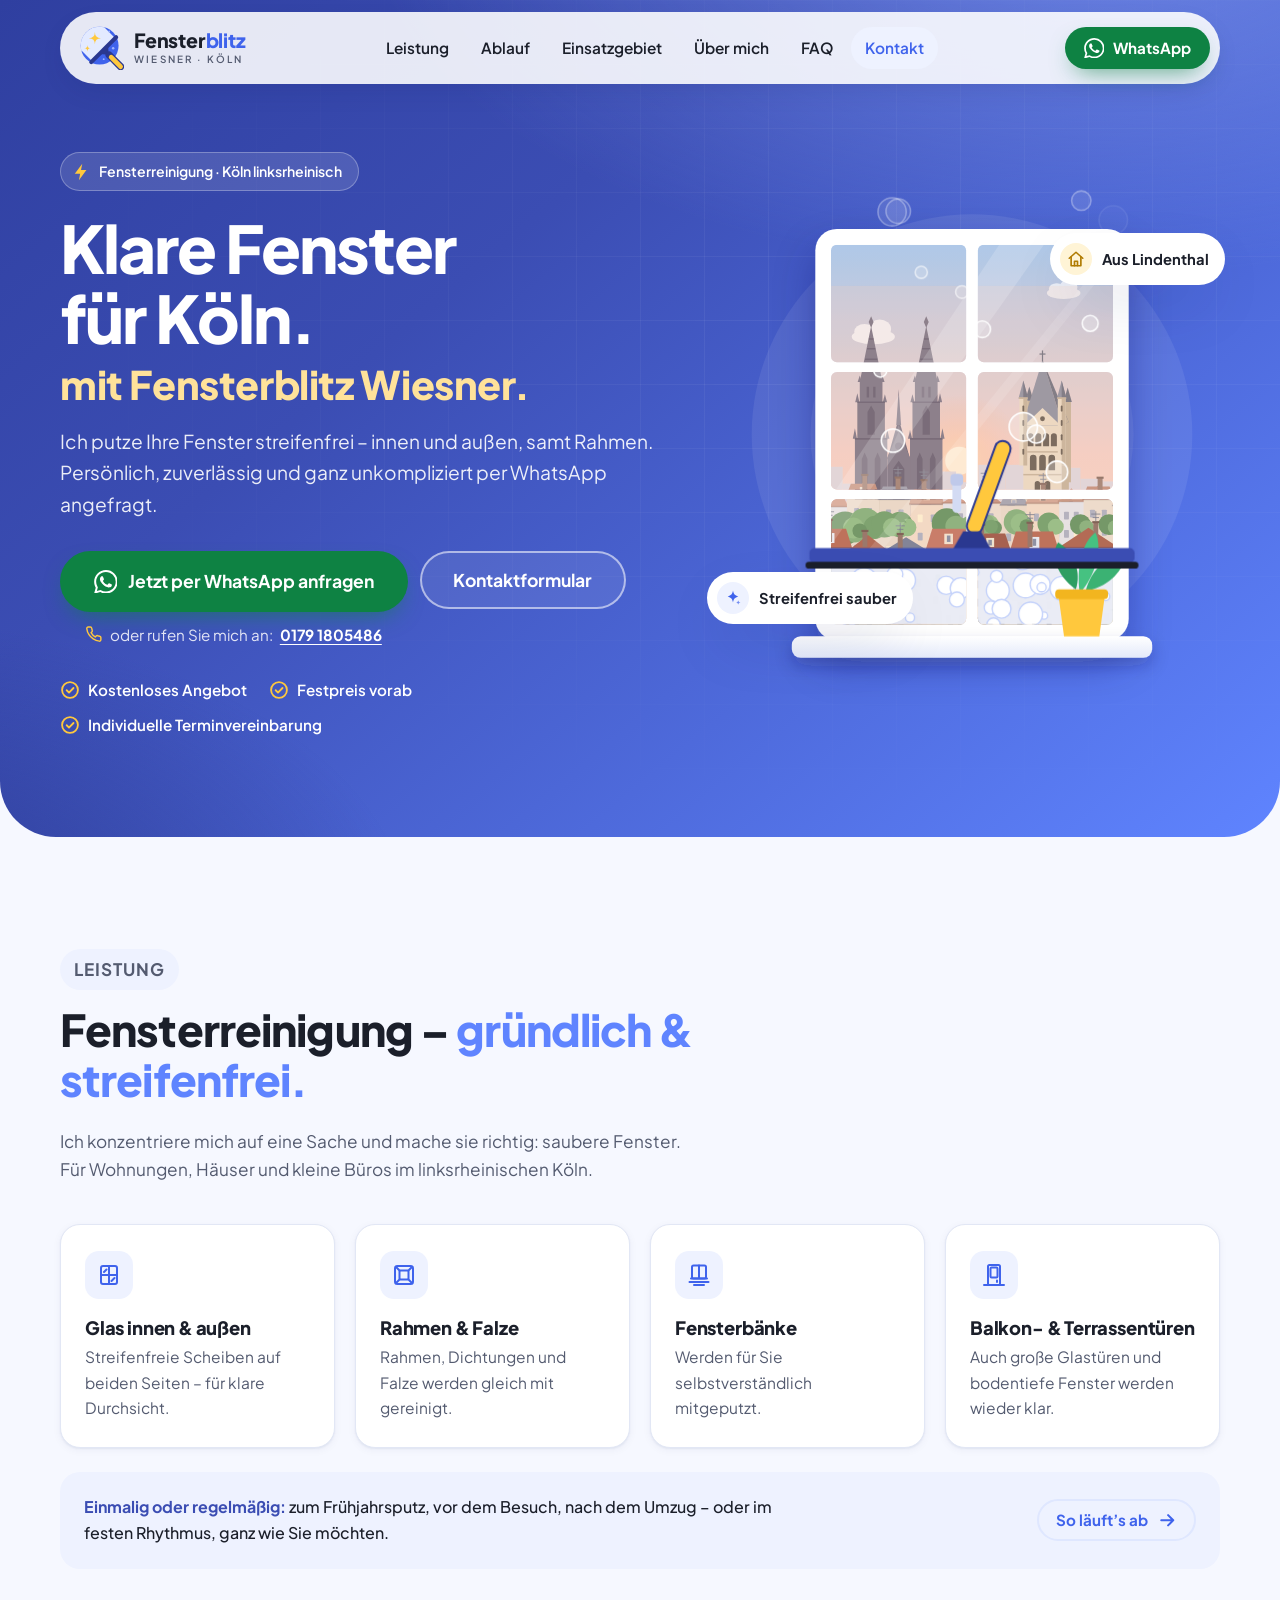
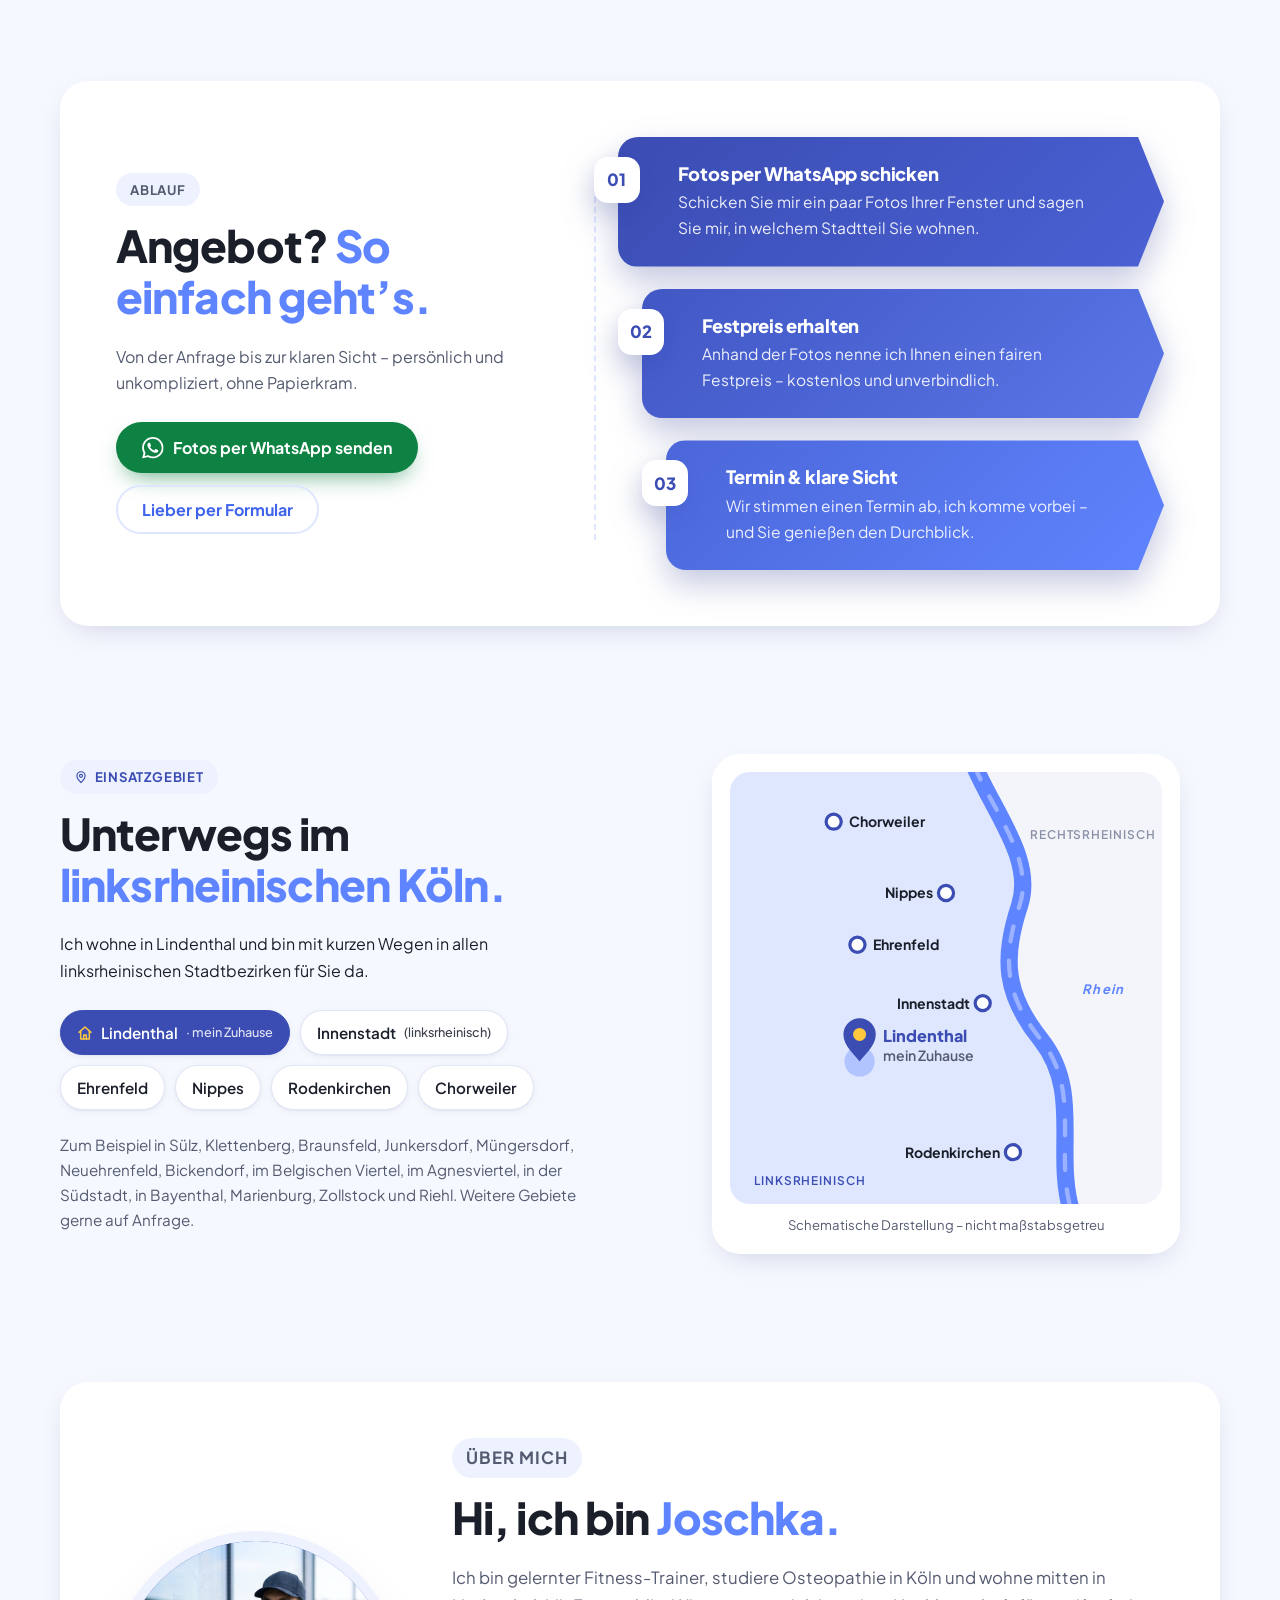
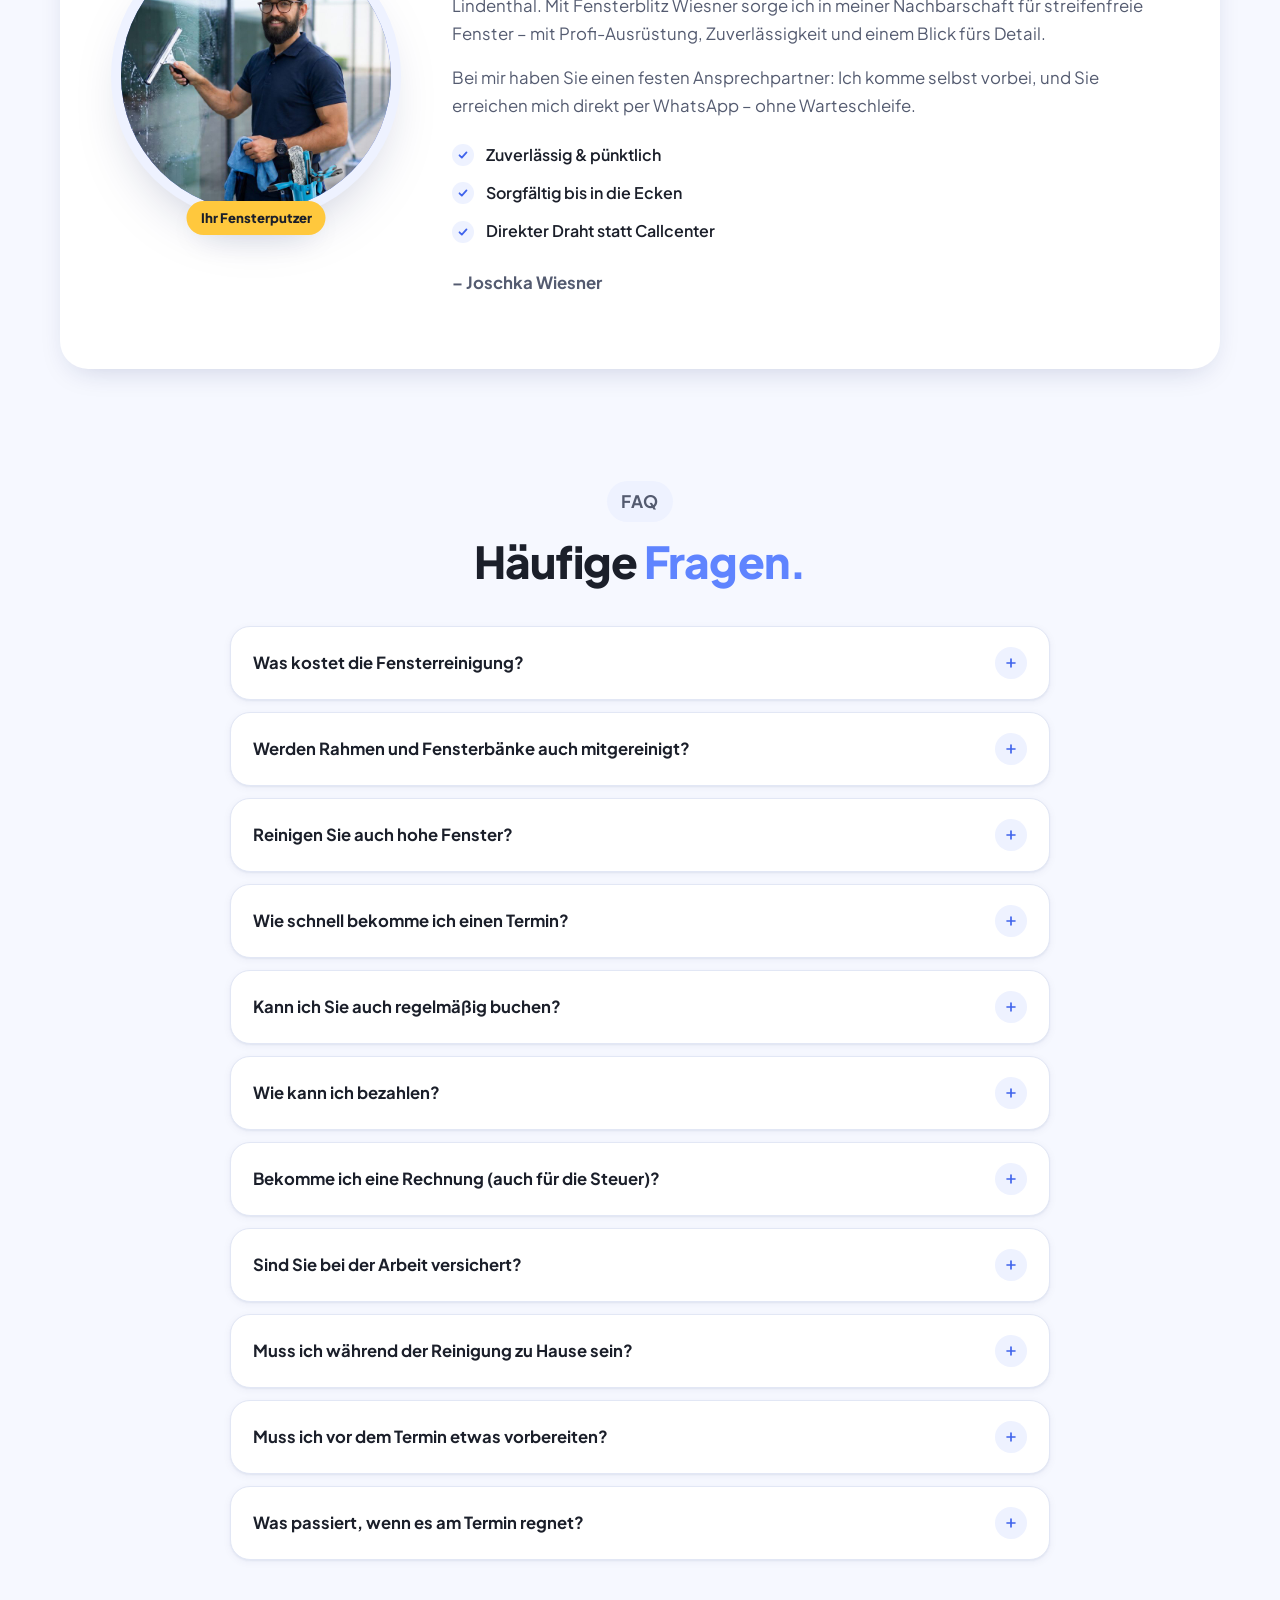
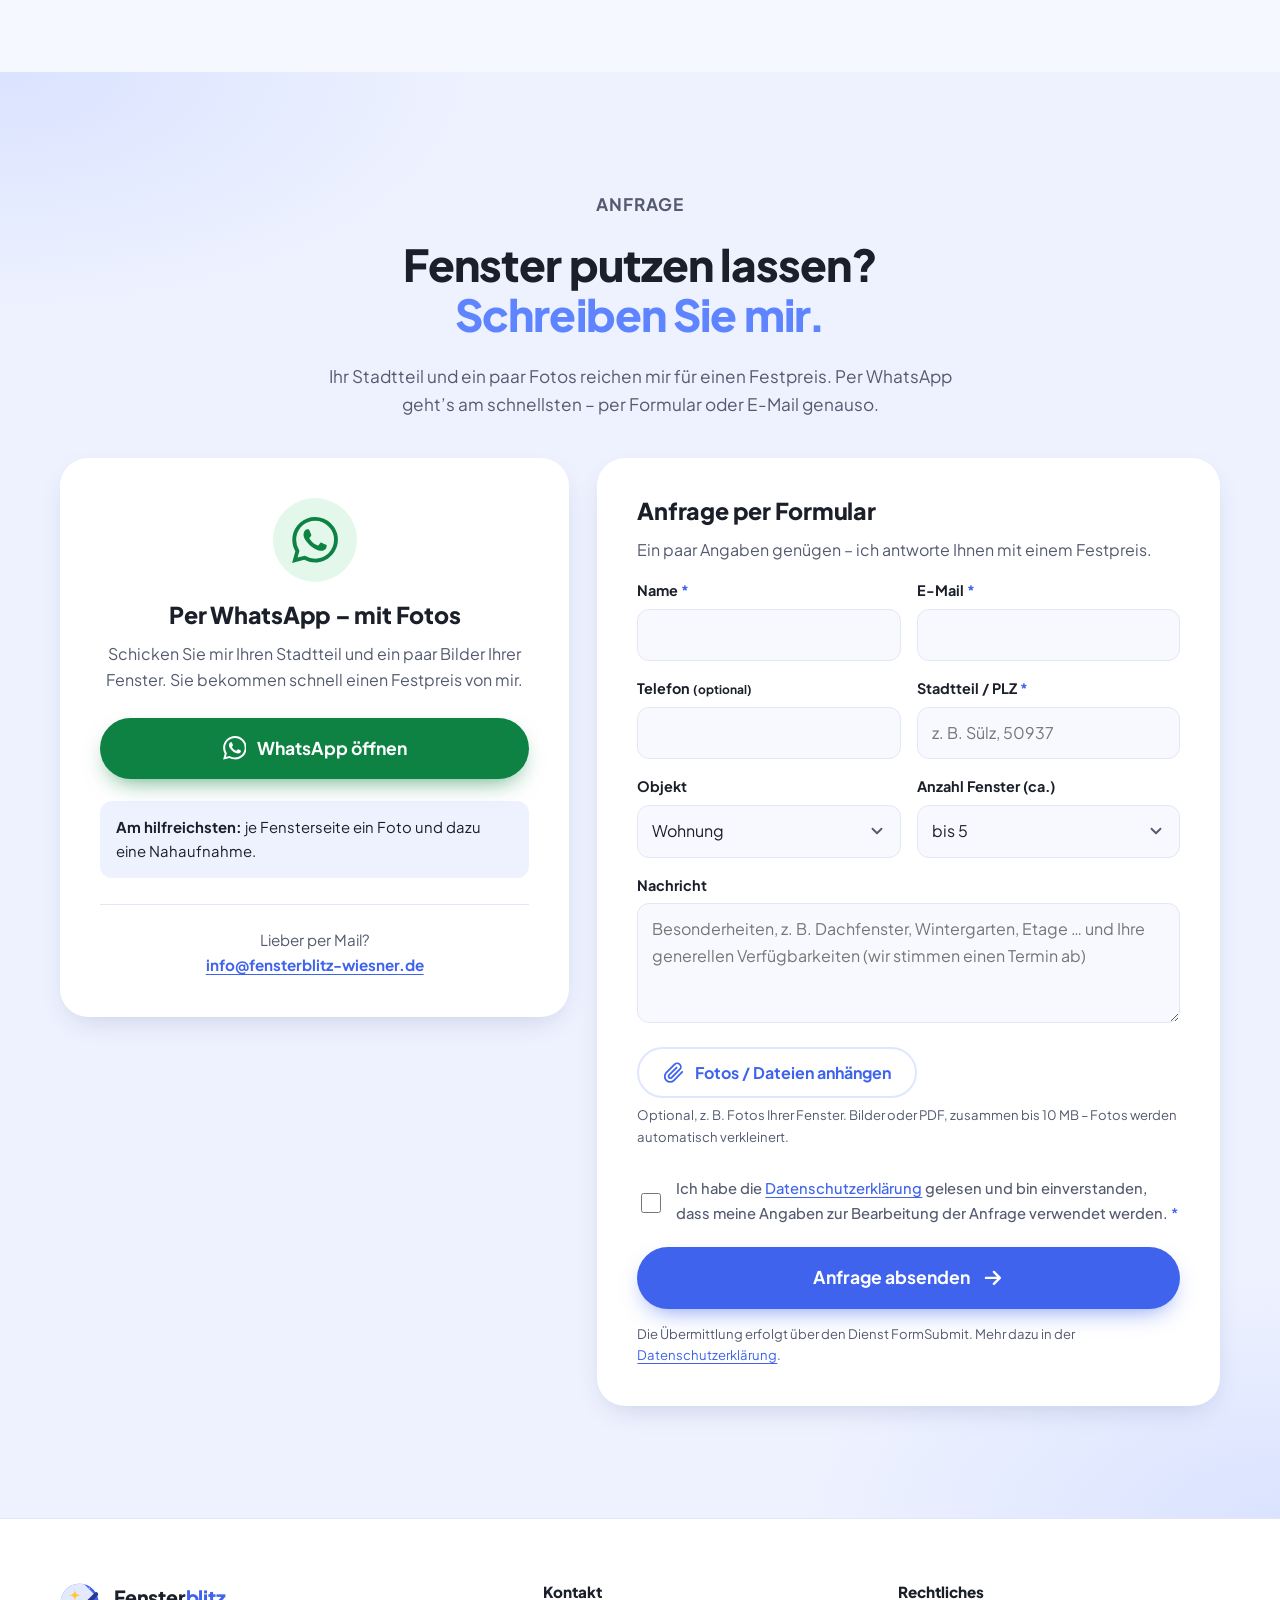
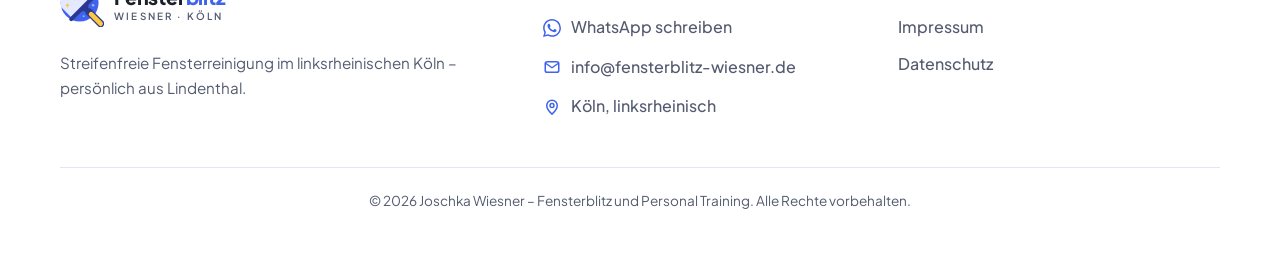
<file: index.html>
<!doctype html>
<html lang="de">
<head>
  <meta charset="utf-8">
  <meta name="viewport" content="width=device-width, initial-scale=1">
  <title>Fensterreinigung Köln | Fensterblitz Wiesner – Fensterputzer linksrheinisch</title>
  <meta name="description" content="Streifenfreie Fensterreinigung im linksrheinischen Köln – Lindenthal, Ehrenfeld, Innenstadt, Nippes, Rodenkirchen und Chorweiler. Kostenloses Angebot per WhatsApp.">
  <meta name="theme-color" content="#3b4db3">

  <meta property="og:type" content="website">
  <meta property="og:locale" content="de_DE">
  <meta property="og:title" content="Fensterblitz Wiesner – Fensterreinigung im linksrheinischen Köln">
  <meta property="og:description" content="Streifenfrei saubere Fenster – persönlich, zuverlässig und unkompliziert per WhatsApp angefragt.">

  <link rel="icon" href="img/favicon.svg" type="image/svg+xml">
  <link rel="preload" href="fonts/plus-jakarta-sans-latin.woff2" as="font" type="font/woff2" crossorigin>
  <link rel="stylesheet" href="css/style.css">
  <!-- Ohne JavaScript gibt es kein Putz-Fenster: dann gleich die fertige Überschrift zeigen -->
  <noscript><style>.hero__frage{display:none}.hero__titel{animation-delay:.2s!important}.hero::after{display:none}</style></noscript>

  <script type="application/ld+json">
  {
    "@context": "https://schema.org",
    "@type": "LocalBusiness",
    "name": "Fensterblitz Wiesner",
    "legalName": "Joschka Wiesner – Fensterblitz und Personal Training",
    "description": "Fensterreinigung für Wohnungen, Häuser und kleine Büros im linksrheinischen Köln.",
    "email": "info@fensterblitz-wiesner.de",
    "areaServed": [
      { "@type": "City", "name": "Köln" },
      { "@type": "AdministrativeArea", "name": "Köln-Lindenthal" },
      { "@type": "AdministrativeArea", "name": "Köln-Innenstadt" },
      { "@type": "AdministrativeArea", "name": "Köln-Ehrenfeld" },
      { "@type": "AdministrativeArea", "name": "Köln-Nippes" },
      { "@type": "AdministrativeArea", "name": "Köln-Rodenkirchen" },
      { "@type": "AdministrativeArea", "name": "Köln-Chorweiler" }
    ],
    "makesOffer": { "@type": "Offer", "itemOffered": { "@type": "Service", "name": "Fensterreinigung" } }
  }
  </script>
</head>
<body>

<!-- ===== Icon-Bibliothek (wird unten per <use> eingesetzt) ===== -->
<svg width="0" height="0" style="position:absolute" aria-hidden="true" focusable="false">
  <symbol id="i-wa" viewBox="0 0 24 24"><path fill="currentColor" d="M17.472 14.382c-.297-.149-1.758-.867-2.03-.967-.273-.099-.471-.148-.67.15-.197.297-.767.966-.94 1.164-.173.199-.347.223-.644.075-.297-.15-1.255-.463-2.39-1.475-.883-.788-1.48-1.761-1.653-2.059-.173-.297-.018-.458.13-.606.134-.133.298-.347.446-.52.149-.174.198-.298.298-.497.099-.198.05-.371-.025-.52-.075-.149-.669-1.612-.916-2.207-.242-.579-.487-.5-.669-.51-.173-.008-.371-.01-.57-.01-.198 0-.52.074-.792.372-.272.297-1.04 1.016-1.04 2.479 0 1.462 1.065 2.875 1.213 3.074.149.198 2.096 3.2 5.077 4.487.709.306 1.262.489 1.694.625.712.227 1.36.195 1.871.118.571-.085 1.758-.719 2.006-1.413.248-.694.248-1.289.173-1.413-.074-.124-.272-.198-.57-.347m-5.421 7.403h-.004a9.87 9.87 0 0 1-5.031-1.378l-.361-.214-3.741.982.998-3.648-.235-.374a9.86 9.86 0 0 1-1.51-5.26c.001-5.45 4.436-9.884 9.888-9.884 2.64 0 5.122 1.03 6.988 2.898a9.825 9.825 0 0 1 2.893 6.994c-.003 5.45-4.437 9.884-9.885 9.884m8.413-18.297A11.815 11.815 0 0 0 12.05 0C5.495 0 .16 5.335.157 11.892c0 2.096.547 4.142 1.588 5.945L.057 24l6.305-1.654a11.882 11.882 0 0 0 5.683 1.448h.005c6.554 0 11.89-5.335 11.893-11.893a11.821 11.821 0 0 0-3.48-8.413Z"/></symbol>
  <symbol id="i-check" viewBox="0 0 24 24" fill="none" stroke="currentColor" stroke-width="2.6" stroke-linecap="round" stroke-linejoin="round"><path d="M5 12.5l4.5 4.5L19 7.5"/></symbol>
  <symbol id="i-check-circle" viewBox="0 0 24 24" fill="none" stroke="currentColor" stroke-width="2.2" stroke-linecap="round" stroke-linejoin="round"><circle cx="12" cy="12" r="9.5"/><path d="M8 12.3l2.8 2.8L16.2 9.6"/></symbol>
  <symbol id="i-bolt" viewBox="0 0 24 24"><path fill="currentColor" d="M13.5 2 4.5 14h6.5l-1.5 8 9-12.5H12L13.5 2Z"/></symbol>
  <symbol id="i-pin" viewBox="0 0 24 24" fill="none" stroke="currentColor" stroke-width="2" stroke-linecap="round" stroke-linejoin="round"><path d="M12 21.5s7-6.1 7-11.5a7 7 0 1 0-14 0c0 5.4 7 11.5 7 11.5Z"/><circle cx="12" cy="10" r="2.6"/></symbol>
  <symbol id="i-phone" viewBox="0 0 24 24" fill="none" stroke="currentColor" stroke-width="2" stroke-linecap="round" stroke-linejoin="round"><path d="M21 16.4v3a2 2 0 0 1-2.2 2 19.8 19.8 0 0 1-8.6-3.1 19.5 19.5 0 0 1-6-6A19.8 19.8 0 0 1 1.1 3.7 2 2 0 0 1 3.1 1.5h3a2 2 0 0 1 2 1.7c.1 1 .4 1.9.7 2.8a2 2 0 0 1-.4 2.1L7.1 9.4a16 16 0 0 0 6 6l1.3-1.3a2 2 0 0 1 2.1-.4c.9.3 1.8.6 2.8.7a2 2 0 0 1 1.7 2Z"/></symbol>
  <symbol id="i-mail" viewBox="0 0 24 24" fill="none" stroke="currentColor" stroke-width="2" stroke-linecap="round" stroke-linejoin="round"><rect x="3" y="5" width="18" height="14" rx="2.5"/><path d="m3.5 7 8.5 6 8.5-6"/></symbol>
  <symbol id="i-arrow" viewBox="0 0 24 24" fill="none" stroke="currentColor" stroke-width="2.4" stroke-linecap="round" stroke-linejoin="round"><path d="M5 12h14M13 6l6 6-6 6"/></symbol>
  <symbol id="i-menu" viewBox="0 0 24 24" fill="none" stroke="currentColor" stroke-width="2.4" stroke-linecap="round"><path d="M4 7h16M4 12h16M4 17h16"/></symbol>
  <symbol id="i-clip" viewBox="0 0 24 24" fill="none" stroke="currentColor" stroke-width="2" stroke-linecap="round" stroke-linejoin="round"><path d="m21.4 11.1-9.2 9.2a6 6 0 0 1-8.5-8.5l9.2-9.2a4 4 0 0 1 5.7 5.7l-9.2 9.2a2 2 0 0 1-2.8-2.8l8.5-8.5"/></symbol>
  <symbol id="i-close" viewBox="0 0 24 24" fill="none" stroke="currentColor" stroke-width="2.4" stroke-linecap="round"><path d="M6 6l12 12M18 6 6 18"/></symbol>
  <symbol id="i-window" viewBox="0 0 24 24" fill="none" stroke="currentColor" stroke-width="2" stroke-linecap="round" stroke-linejoin="round"><rect x="4" y="3" width="16" height="18" rx="2"/><path d="M12 3v18M4 12h16M7 9l2.5-2.5M14.5 18l3-3"/></symbol>
  <symbol id="i-frame" viewBox="0 0 24 24" fill="none" stroke="currentColor" stroke-width="2" stroke-linecap="round" stroke-linejoin="round"><rect x="3" y="3" width="18" height="18" rx="2.5"/><rect x="7.5" y="7.5" width="9" height="9" rx="1"/><path d="M3.8 3.8l3.7 3.7M20.2 3.8l-3.7 3.7M3.8 20.2l3.7-3.7M20.2 20.2l-3.7-3.7"/></symbol>
  <symbol id="i-sill" viewBox="0 0 24 24" fill="none" stroke="currentColor" stroke-width="2" stroke-linecap="round" stroke-linejoin="round"><rect x="5" y="2.5" width="14" height="13" rx="1.5"/><path d="M12 2.5v13M2.5 19h19M4 15.5h16"/><path d="M7 22h10"/></symbol>
  <symbol id="i-door" viewBox="0 0 24 24" fill="none" stroke="currentColor" stroke-width="2" stroke-linecap="round" stroke-linejoin="round"><rect x="6" y="2" width="12" height="20" rx="1.5"/><rect x="8.5" y="4.5" width="7" height="10" rx="1"/><path d="M15 17.5v1.5M2 22h20"/></symbol>
  <symbol id="i-tag" viewBox="0 0 24 24" fill="none" stroke="currentColor" stroke-width="2" stroke-linecap="round" stroke-linejoin="round"><path d="M20.6 13.4 13.4 20.6a2 2 0 0 1-2.8 0L3 13V3h10l7.6 7.6a2 2 0 0 1 0 2.8Z"/><circle cx="7.8" cy="7.8" r="1.4"/></symbol>
  <symbol id="i-calendar" viewBox="0 0 24 24" fill="none" stroke="currentColor" stroke-width="2" stroke-linecap="round" stroke-linejoin="round"><rect x="3" y="5" width="18" height="16" rx="2.5"/><path d="M3 10h18M8 3v4M16 3v4"/></symbol>
  <symbol id="i-gift" viewBox="0 0 24 24" fill="none" stroke="currentColor" stroke-width="2" stroke-linecap="round" stroke-linejoin="round"><path d="M12 7v14M4 11h16v10H4zM3 7h18v4H3z"/><path d="M12 7S10.5 3 8 3a2 2 0 0 0 0 4h4ZM12 7s1.5-4 4-4a2 2 0 0 1 0 4h-4Z"/></symbol>
  <symbol id="i-home" viewBox="0 0 24 24" fill="none" stroke="currentColor" stroke-width="2.2" stroke-linecap="round" stroke-linejoin="round"><path d="M3 11 12 3l9 8"/><path d="M5.5 9.5V21h13V9.5"/><path d="M10 21v-6h4v6"/></symbol>
  <symbol id="i-sparkle" viewBox="0 0 24 24"><path fill="currentColor" d="M12 2c.9 4.6 2.4 6.6 7 8-4.6 1.4-6.1 3.4-7 8-.9-4.6-2.4-6.6-7-8 4.6-1.4 6.1-3.4 7-8Z"/><path fill="currentColor" d="M19 15c.4 2 1 2.6 3 3-2 .4-2.6 1-3 3-.4-2-1-2.6-3-3 2-.4 2.6-1 3-3Z" opacity=".7"/></symbol>
</svg>

<a class="skip-link" href="#inhalt">Zum Inhalt springen</a>

<!-- ===== Header ===== -->
<header class="site-header" id="top">
  <div class="container">
    <nav class="nav-pill" aria-label="Hauptnavigation">
      <a class="brand" href="#top" aria-label="Fensterblitz Wiesner – zum Seitenanfang">
        <svg class="brand__icon" viewBox="3 3 65 65" aria-hidden="true">
          <circle cx="32" cy="32" r="28" fill="#3F63EC"/>
          <path d="M55 21 38.85 4.85A28 28 0 0 0 4.85 38.85L21 55Z" fill="#E3EAFF"/>
          <path d="M25 12Q25 21 34 21Q25 21 25 30Q25 21 16 21Q25 21 25 12ZM14 31Q14 36 19 36Q14 36 14 41Q14 36 9 36Q14 36 14 31Z" fill="#FFC83D"/>
          <circle cx="52" cy="36" r="1.8" fill="#9DB4FF"/><circle cx="38" cy="52" r="1.4" fill="#9DB4FF"/><circle cx="46" cy="11" r="1.4" fill="#9DB4FF"/>
          <path d="M56.4 19.6 19.6 56.4" stroke="#2A3890" stroke-width="6" stroke-linecap="round"/>
          <path d="M31.6 44.4 44.4 31.6 45.5 45.5Z" fill="#2A3890"/>
          <path d="M46 46 63 63" stroke="#2A3890" stroke-width="10.5" stroke-linecap="round"/>
          <path d="M49 49 63 63" stroke="#FFC83D" stroke-width="7" stroke-linecap="round"/>
        </svg>
        <span class="brand__text">
          <span class="brand__name">Fenster<span>blitz</span></span>
          <span class="brand__sub">WIESNER · KÖLN</span>
        </span>
      </a>

      <ul class="nav-links">
        <li><a href="#leistung">Leistung</a></li>
        <li><a href="#ablauf">Ablauf</a></li>
        <li><a href="#einsatzgebiet">Einsatzgebiet</a></li>
        <li><a href="#ueber-mich">Über mich</a></li>
        <li><a href="#faq">FAQ</a></li>
        <li><a href="#kontakt">Kontakt</a></li>
      </ul>

      <a class="btn btn--wa btn--sm nav-cta" href="#kontakt" data-whatsapp>
        <svg aria-hidden="true"><use href="#i-wa"/></svg> WhatsApp
      </a>

      <button class="nav-toggle" type="button" aria-expanded="false" aria-controls="mobile-menu" aria-label="Menü öffnen">
        <svg class="icon-open" aria-hidden="true"><use href="#i-menu"/></svg>
        <svg class="icon-close" aria-hidden="true"><use href="#i-close"/></svg>
      </button>

      <div class="mobile-menu" id="mobile-menu" hidden>
        <ul>
          <li><a href="#leistung">Leistung</a></li>
          <li><a href="#ablauf">Ablauf</a></li>
          <li><a href="#einsatzgebiet">Einsatzgebiet</a></li>
          <li><a href="#ueber-mich">Über mich</a></li>
          <li><a href="#faq">FAQ</a></li>
          <li><a href="#kontakt">Kontakt</a></li>
        </ul>
        <a class="btn btn--wa btn--block" href="#kontakt" data-whatsapp>
          <svg aria-hidden="true"><use href="#i-wa"/></svg> Per WhatsApp anfragen
        </a>
      </div>
    </nav>
  </div>
</header>

<main id="inhalt">

  <!-- ===== Hero ===== -->
  <section class="hero" aria-labelledby="hero-titel">
    <div class="container hero__grid">
      <div class="hero__text">
        <p class="hero__eyebrow">
          <svg aria-hidden="true"><use href="#i-bolt"/></svg>
          Fensterreinigung · Köln linksrheinisch
        </p>
        <h1 id="hero-titel">
          <span class="hero__titel">Klare Fenster für&nbsp;Köln. <span class="hl">mit Fensterblitz Wiesner.</span></span>
          <!-- Einstieg: steht zuerst da und macht dann der eigentlichen Überschrift Platz (für Screenreader unsichtbar) -->
          <span class="hero__frage" aria-hidden="true">Fenster <span class="hero__dreckig">schmutzig?</span></span>
        </h1>
        <p class="hero__lead">
          Ich putze Ihre Fenster streifenfrei – innen und außen, samt Rahmen.
          Persönlich, zuverlässig und ganz unkompliziert per WhatsApp angefragt.
        </p>
        <div class="hero__actions">
          <div class="hero__wa">
            <a class="btn btn--wa btn--lg" href="#kontakt" data-whatsapp>
              <svg aria-hidden="true"><use href="#i-wa"/></svg> Jetzt per WhatsApp anfragen
            </a>
            <p class="hero__call">
              <svg aria-hidden="true"><use href="#i-phone"/></svg>
              oder rufen Sie mich an: <a href="tel:+491791805486">0179 1805486</a>
            </p>
          </div>
          <a class="btn btn--outline-light btn--lg" href="#kontakt">Kontaktformular</a>
        </div>
        <ul class="trust-list">
          <li><svg aria-hidden="true"><use href="#i-check-circle"/></svg> Kostenloses Angebot</li>
          <li><svg aria-hidden="true"><use href="#i-check-circle"/></svg> Festpreis vorab</li>
          <li><svg aria-hidden="true"><use href="#i-check-circle"/></svg> Individuelle Terminvereinbarung</li>
        </ul>
      </div>

      <div class="hero__visual">
        <!-- Das animierte Fenster (Blick auf Dom und Groß St. Martin) setzt js/hero-fenster.js hier ein.
             Ohne JavaScript erscheint stattdessen dieses einfache Fensterbild. -->
        <noscript><img src="img/hero-fenster.svg" width="480" height="540" alt="Illustration eines streifenfrei geputzten Fensters mit Fensterabzieher"></noscript>
        <span class="hero__badge hero__badge--a">
          <span class="hero__badge-icon"><svg aria-hidden="true"><use href="#i-sparkle"/></svg></span>
          Streifenfrei sauber
        </span>
        <span class="hero__badge hero__badge--b">
          <span class="hero__badge-icon"><svg aria-hidden="true"><use href="#i-home"/></svg></span>
          Aus Lindenthal
        </span>
      </div>
      <script src="js/hero-fenster.js"></script>
    </div>
  </section>

  <!-- ===== Leistung ===== -->
  <section class="section" id="leistung" aria-labelledby="leistung-titel">
    <div class="container">
      <div class="section-head reveal">
        <p class="eyebrow">Leistung</p>
        <h2 id="leistung-titel">Fensterreinigung – <span class="hl">gründlich &amp; streifenfrei.</span></h2>
        <p>Ich konzentriere mich auf eine Sache und mache sie richtig: saubere Fenster. Für Wohnungen, Häuser und kleine Büros im linksrheinischen Köln.</p>
      </div>

      <div class="service-grid">
        <article class="card reveal">
          <div class="icon-tile"><svg aria-hidden="true"><use href="#i-window"/></svg></div>
          <h3>Glas innen &amp; außen</h3>
          <p>Streifenfreie Scheiben auf beiden Seiten – für klare Durchsicht.</p>
        </article>
        <article class="card reveal" data-delay="1">
          <div class="icon-tile"><svg aria-hidden="true"><use href="#i-frame"/></svg></div>
          <h3>Rahmen &amp; Falze</h3>
          <p>Rahmen, Dichtungen und Falze werden gleich mit gereinigt.</p>
        </article>
        <article class="card reveal" data-delay="2">
          <div class="icon-tile"><svg aria-hidden="true"><use href="#i-sill"/></svg></div>
          <h3>Fensterbänke</h3>
          <p>Werden für Sie selbstverständlich mitgeputzt.</p>
        </article>
        <article class="card reveal" data-delay="3">
          <div class="icon-tile"><svg aria-hidden="true"><use href="#i-door"/></svg></div>
          <h3>Balkon- &amp; Terrassentüren</h3>
          <p>Auch große Glastüren und bodentiefe Fenster werden wieder klar.</p>
        </article>
      </div>

      <div class="service-note reveal">
        <p><strong>Einmalig oder regelmäßig:</strong> zum Frühjahrsputz, vor dem Besuch, nach dem Umzug – oder im festen Rhythmus, ganz wie Sie möchten.</p>
        <a class="btn btn--outline btn--sm" href="#ablauf">So läuft’s ab <svg aria-hidden="true"><use href="#i-arrow"/></svg></a>
      </div>
    </div>
  </section>

  <!-- ===== Ablauf ===== -->
  <section class="section" id="ablauf" aria-labelledby="ablauf-titel" style="padding-top:0">
    <div class="container">
      <div class="steps-wrap reveal">
        <div class="steps-intro">
          <p class="eyebrow">Ablauf</p>
          <h2 id="ablauf-titel">Angebot? <span class="hl">So einfach geht’s.</span></h2>
          <p>Von der Anfrage bis zur klaren Sicht – persönlich und unkompliziert, ohne Papierkram.</p>
          <div class="btn-row">
            <a class="btn btn--wa" href="#kontakt" data-whatsapp>
              <svg aria-hidden="true"><use href="#i-wa"/></svg> Fotos per WhatsApp senden
            </a>
            <a class="btn btn--outline" href="#kontakt">Lieber per Formular</a>
          </div>
        </div>

        <ol class="steps">
          <li class="step">
            <span class="step__num" aria-hidden="true">01</span>
            <h3>Fotos per WhatsApp schicken</h3>
            <p>Schicken Sie mir ein paar Fotos Ihrer Fenster und sagen Sie mir, in welchem Stadtteil Sie wohnen.</p>
          </li>
          <li class="step">
            <span class="step__num" aria-hidden="true">02</span>
            <h3>Festpreis erhalten</h3>
            <p>Anhand der Fotos nenne ich Ihnen einen fairen Festpreis – kostenlos und unverbindlich.</p>
          </li>
          <li class="step">
            <span class="step__num" aria-hidden="true">03</span>
            <h3>Termin &amp; klare Sicht</h3>
            <p>Wir stimmen einen Termin ab, ich komme vorbei – und Sie genießen den Durchblick.</p>
          </li>
        </ol>
      </div>
    </div>
  </section>

  <!-- ===== Einsatzgebiet ===== -->
  <section class="section" id="einsatzgebiet" aria-labelledby="gebiet-titel" style="padding-top:0">
    <div class="container area-grid">
      <div class="reveal">
        <p class="eyebrow"><svg aria-hidden="true"><use href="#i-pin"/></svg> Einsatzgebiet</p>
        <h2 id="gebiet-titel">Unterwegs im <span class="hl">linksrheinischen Köln.</span></h2>
        <p class="area-intro">Ich wohne in Lindenthal und bin mit kurzen Wegen in allen linksrheinischen Stadtbezirken für Sie da.</p>

        <ul class="chips" aria-label="Stadtbezirke">
          <li class="chip chip--home"><svg aria-hidden="true"><use href="#i-home"/></svg> Lindenthal <small>· mein Zuhause</small></li>
          <li class="chip">Innenstadt <small>(linksrheinisch)</small></li>
          <li class="chip">Ehrenfeld</li>
          <li class="chip">Nippes</li>
          <li class="chip">Rodenkirchen</li>
          <li class="chip">Chorweiler</li>
        </ul>
        <p class="area-more">Zum Beispiel in Sülz, Klettenberg, Braunsfeld, Junkersdorf, Müngersdorf, Neuehrenfeld, Bickendorf, im Belgischen Viertel, im Agnesviertel, in der Südstadt, in Bayenthal, Marienburg, Zollstock und Riehl. Weitere Gebiete gerne auf Anfrage.</p>
      </div>

      <figure class="area-map reveal" data-delay="1">
        <svg viewBox="0 0 400 400" role="img" aria-labelledby="karte-titel">
          <title id="karte-titel">Schematische Karte: Einsatzgebiet links des Rheins mit den Stadtbezirken Chorweiler, Nippes, Ehrenfeld, Innenstadt, Lindenthal und Rodenkirchen</title>
          <rect width="400" height="400" fill="#F3F5FB"/>
          <!-- linksrheinische Fläche -->
          <path d="M0 0H226C246 40 282 82 268 124C252 172 254 206 288 248C326 296 300 352 316 400H0Z" fill="#DFE7FF"/>
          <!-- Rhein -->
          <path d="M226 -6C246 40 282 82 268 124C252 172 254 206 288 248C326 296 300 352 316 406" fill="none" stroke="#5F84FF" stroke-width="16" stroke-linecap="round"/>
          <path d="M226 -6C246 40 282 82 268 124C252 172 254 206 288 248C326 296 300 352 316 406" fill="none" stroke="#A9BEFF" stroke-width="4" stroke-linecap="round" stroke-dasharray="14 18" opacity=".8"/>

          <text class="map-label map-label--river" x="326" y="206">Rhein</text>
          <text class="map-label map-label--muted" x="336" y="62" text-anchor="middle">rechtsrheinisch</text>
          <text class="map-label map-label--muted" x="22" y="382" style="fill:#3b4db3">linksrheinisch</text>

          <!-- Stadtbezirke -->
          <g fill="#fff" stroke="#3B4DB3" stroke-width="3">
            <circle cx="96" cy="46" r="7"/>
            <circle cx="200" cy="112" r="7"/>
            <circle cx="118" cy="160" r="7"/>
            <circle cx="234" cy="214" r="7"/>
            <circle cx="262" cy="352" r="7"/>
          </g>
          <text class="map-label" x="110" y="51">Chorweiler</text>
          <text class="map-label" x="188" y="117" text-anchor="end">Nippes</text>
          <text class="map-label" x="132" y="165">Ehrenfeld</text>
          <text class="map-label" x="222" y="219" text-anchor="end">Innenstadt</text>
          <text class="map-label" x="250" y="357" text-anchor="end">Rodenkirchen</text>

          <!-- Lindenthal (Zuhause) -->
          <g transform="translate(120 268)">
            <circle class="map-pulse" r="14" fill="#5F84FF" opacity=".35"/>
            <path d="M0 0C-4-6-15-14-15-25a15 15 0 0 1 30 0C15-14 4-6 0 0Z" fill="#3B4DB3"/>
            <circle cy="-25" r="6" fill="#FFC83D"/>
          </g>
          <text class="map-label map-label--home" x="142" y="250">Lindenthal</text>
          <text class="map-label" x="142" y="268" style="font-weight:600;fill:#545b70">mein Zuhause</text>
        </svg>
        <figcaption>Schematische Darstellung – nicht maßstabsgetreu</figcaption>
      </figure>
    </div>
  </section>

  <!-- ===== Über mich ===== -->
  <section class="section" id="ueber-mich" aria-labelledby="about-titel" style="padding-top:0">
    <div class="container">
      <div class="about-card reveal">
        <div class="about-photo">
          <img src="img/ueber-mich.jpg" width="720" height="720" loading="lazy" decoding="async"
               alt="Joschka Wiesner mit Abzieher an einer Glasfassade, Werkzeuggürtel an der Hüfte">
          <span class="about-photo__tag">Ihr Fensterputzer</span>
        </div>

        <div class="about-text">
          <p class="eyebrow">Über mich</p>
          <h2 id="about-titel">Hi, ich bin <span class="hl">Joschka.</span></h2>
          <p>Ich bin gelernter Fitness-Trainer, studiere Osteopathie in Köln und wohne mitten in Lindenthal. Mit Fensterblitz Wiesner sorge ich in meiner Nachbarschaft für streifenfreie Fenster – mit Profi-Ausrüstung, Zuverlässigkeit und einem Blick fürs Detail.</p>
          <p>Bei mir haben Sie einen festen Ansprechpartner: Ich komme selbst vorbei, und Sie erreichen mich direkt per WhatsApp – ohne Warteschleife.</p>
          <ul class="check-list">
            <li>Zuverlässig &amp; pünktlich</li>
            <li>Sorgfältig bis in die Ecken</li>
            <li>Direkter Draht statt Callcenter</li>
          </ul>
          <p class="about-sign">– Joschka Wiesner</p>
        </div>
      </div>
    </div>
  </section>

  <!-- ===== FAQ ===== -->
  <section class="section" id="faq" aria-labelledby="faq-titel" style="padding-top:0">
    <div class="container">
      <div class="section-head section-head--center reveal">
        <p class="eyebrow">FAQ</p>
        <h2 id="faq-titel">Häufige <span class="hl">Fragen.</span></h2>
      </div>

      <div class="faq-list">
        <details class="faq reveal">
          <summary>Was kostet die Fensterreinigung?</summary>
          <div class="faq__body"><p>Das hängt von Anzahl, Größe und Erreichbarkeit der Fenster ab. Schicken Sie mir einfach ein paar Fotos per WhatsApp – Sie bekommen kostenlos und unverbindlich einen Festpreis.</p></div>
        </details>
        <details class="faq reveal">
          <summary>Werden Rahmen und Fensterbänke auch mitgereinigt?</summary>
          <div class="faq__body"><p>Das feuchte Abwischen der Rahmen und Fensterbänke gehört bei mir standardmäßig dazu. Falls eine besonders gründliche Reinigung der Innenfalze oder stark verschmutzter Rahmen gewünscht ist, berücksichtige ich das direkt vorab in Ihrem Festpreis.</p></div>
        </details>
        <details class="faq reveal">
          <summary>Reinigen Sie auch hohe Fenster?</summary>
          <div class="faq__body"><p>Ich reinige Fenster, die vom Boden, vom Balkon oder mit einer Haushaltsleiter sicher erreichbar sind. Bei besonderen Fällen schicken Sie mir einfach Fotos – ich sage Ihnen ehrlich, ob ich es übernehmen kann.</p></div>
        </details>
        <details class="faq reveal">
          <summary>Wie schnell bekomme ich einen Termin?</summary>
          <div class="faq__body"><p>In der Regel finden wir innerhalb von 1 bis 2 Wochen einen passenden Termin – je nach Auslastung manchmal auch kurzfristiger. Sobald Sie mir Fotos Ihrer Fenster geschickt haben, mache ich Ihnen direkt 2 bis 3 konkrete Terminvorschläge. Schreiben Sie mir vorab gerne einfach kurz, ob es bei Ihnen generell eher vormittags, nachmittags oder an bestimmten Wochentagen gut passt.</p></div>
        </details>
        <details class="faq reveal">
          <summary>Kann ich Sie auch regelmäßig buchen?</summary>
          <div class="faq__body"><p>Ja, sehr gerne – ob einmalig oder im festen Rhythmus (z.&nbsp;B. vierteljährlich für Wohnungen oder monatlich für Schaufenster). Alles läuft flexibel und ohne feste Vertragsbindung.</p></div>
        </details>
        <details class="faq reveal">
          <summary>Wie kann ich bezahlen?</summary>
          <div class="faq__body"><p>Die Bezahlung erfolgt direkt im Anschluss an die Reinigung in bar gegen Quittung. Falls gerade kein Bargeld zur Hand ist, können Sie alternativ auch bequem per GiroCode (Banking-App) oder PayPal zahlen.</p></div>
        </details>
        <details class="faq reveal">
          <summary>Bekomme ich eine Rechnung (auch für die Steuer)?</summary>
          <div class="faq__body"><p>Selbstverständlich stelle ich Ihnen gerne eine ordentliche Rechnung aus. Privatkunden können die Arbeitskosten als haushaltsnahe Dienstleistung von der Steuer absetzen – dafür muss die Zahlung lediglich unbar (per GiroCode oder PayPal) erfolgen.</p></div>
        </details>
        <details class="faq reveal">
          <summary>Sind Sie bei der Arbeit versichert?</summary>
          <div class="faq__body"><p>Ja, selbstverständlich besteht für meine Tätigkeit ein entsprechender Haftpflichtschutz – sodass Sie im unwahrscheinlichen Fall eines Missgeschicks abgesichert sind.</p></div>
        </details>
        <details class="faq reveal">
          <summary>Muss ich während der Reinigung zu Hause sein?</summary>
          <div class="faq__body"><p>Für die Innenseiten brauche ich Zugang zur Wohnung bzw. zum Haus. Wie wir das am besten machen, stimmen wir vorher gemeinsam ab.</p></div>
        </details>
        <details class="faq reveal">
          <summary>Muss ich vor dem Termin etwas vorbereiten?</summary>
          <div class="faq__body"><p>Es hilft sehr, wenn die Fensterbänke freigeräumt und die Fenster gut zugänglich sind. So kann ich direkt starten und sauber arbeiten. Ansonsten brauche ich nur Zugang zu einem Wasserhahn – Reinigungsmittel, Abzieher und Tücher bringe ich mit.</p></div>
        </details>
        <details class="faq reveal">
          <summary>Was passiert, wenn es am Termin regnet?</summary>
          <div class="faq__body"><p>Leichter Regen ist kein Problem – auf frisch gereinigtem Glas perlt Wasser ab, ohne Flecken zu hinterlassen. Bei starkem Regen oder Sturm verschieben wir den Termin einfach unkompliziert.</p></div>
        </details>
      </div>
    </div>
  </section>

  <!-- ===== Kontakt ===== -->
  <section class="section contact" id="kontakt" aria-labelledby="kontakt-titel">
    <div class="container">
      <div class="section-head section-head--center reveal">
        <p class="eyebrow">Anfrage</p>
        <h2 id="kontakt-titel">Fenster putzen lassen? <span class="hl">Schreiben Sie mir.</span></h2>
        <p>Ihr Stadtteil und ein paar Fotos reichen mir für einen Festpreis. Per WhatsApp geht’s am schnellsten – per Formular oder E-Mail genauso.</p>
      </div>

      <div class="contact-grid">
        <!-- WhatsApp -->
        <div class="contact-card contact-card--wa reveal">
          <div class="wa-icon-big"><svg aria-hidden="true"><use href="#i-wa"/></svg></div>
          <h3>Per WhatsApp – mit Fotos</h3>
          <p>Schicken Sie mir Ihren Stadtteil und ein paar Bilder Ihrer Fenster. Sie bekommen schnell einen Festpreis von mir.</p>
          <a class="btn btn--wa btn--lg btn--block" href="#anfrage-form" data-whatsapp>
            <svg aria-hidden="true"><use href="#i-wa"/></svg> WhatsApp öffnen
          </a>
          <p class="contact-tip"><strong>Am hilfreichsten:</strong> je Fensterseite ein Foto und dazu eine Nahaufnahme.</p>
          <div class="contact-alt">
            Lieber per Mail?<br>
            <a href="mailto:info@fensterblitz-wiesner.de">info@fensterblitz-wiesner.de</a>
          </div>
        </div>

        <!-- Formular -->
        <div class="contact-card reveal" data-delay="1">
          <h3>Anfrage per Formular</h3>
          <p style="color:var(--c-text-soft)">Ein paar Angaben genügen – ich antworte Ihnen mit einem Festpreis.</p>

          <form id="anfrage-form" class="form-grid" action="https://formsubmit.co/info@fensterblitz-wiesner.de" method="POST" enctype="multipart/form-data">
            <input type="hidden" name="_subject" value="Neue Anfrage über die Webseite – Fensterblitz Wiesner">
            <input type="hidden" name="_template" value="table">
            <div class="hp-field" aria-hidden="true">
              <label>Bitte leer lassen <input type="text" name="_honey" tabindex="-1" autocomplete="off"></label>
            </div>

            <div class="field">
              <label for="f-name">Name <span class="req">*</span></label>
              <input id="f-name" name="Name" type="text" autocomplete="name" required>
            </div>
            <div class="field">
              <label for="f-email">E-Mail <span class="req">*</span></label>
              <input id="f-email" name="email" type="email" autocomplete="email" required>
            </div>
            <div class="field">
              <label for="f-tel">Telefon <small>(optional)</small></label>
              <input id="f-tel" name="Telefon" type="tel" autocomplete="tel">
            </div>
            <div class="field">
              <label for="f-ort">Stadtteil / PLZ <span class="req">*</span></label>
              <input id="f-ort" name="Stadtteil / PLZ" type="text" placeholder="z. B. Sülz, 50937" required>
            </div>
            <div class="field">
              <label for="f-objekt">Objekt</label>
              <select id="f-objekt" name="Objekt">
                <option>Wohnung</option>
                <option>Haus</option>
                <option>Büro / Praxis</option>
                <option>Laden</option>
                <option>Sonstiges</option>
              </select>
            </div>
            <div class="field">
              <label for="f-anzahl">Anzahl Fenster (ca.)</label>
              <select id="f-anzahl" name="Anzahl Fenster">
                <option>bis 5</option>
                <option>6 – 10</option>
                <option>11 – 20</option>
                <option>mehr als 20</option>
                <option>weiß ich nicht genau</option>
              </select>
            </div>
            <div class="field full">
              <label for="f-nachricht">Nachricht</label>
              <textarea id="f-nachricht" name="Nachricht" placeholder="Besonderheiten, z. B. Dachfenster, Wintergarten, Etage … und Ihre generellen Verfügbarkeiten (wir stimmen einen Termin ab)"></textarea>
            </div>

            <div class="full attach">
              <input id="f-dateien" class="attach__input" name="attachment" type="file" multiple accept="image/*,.pdf">
              <label class="btn btn--outline attach__btn" for="f-dateien">
                <svg aria-hidden="true"><use href="#i-clip"/></svg> Fotos / Dateien anhängen
              </label>
              <ul class="attach__list" hidden></ul>
              <p class="field-hint">Optional, z. B. Fotos Ihrer Fenster. Bilder oder PDF, zusammen bis 10 MB – Fotos werden automatisch verkleinert.</p>
            </div>

            <div class="field full">
              <label class="consent">
                <input type="checkbox" name="Datenschutz" value="akzeptiert" required>
                <span>Ich habe die <a href="datenschutz.html">Datenschutzerklärung</a> gelesen und bin einverstanden, dass meine Angaben zur Bearbeitung der Anfrage verwendet werden. <span class="req">*</span></span>
              </label>
            </div>

            <div class="full">
              <button class="btn btn--primary btn--lg btn--block" type="submit">Anfrage absenden <svg aria-hidden="true"><use href="#i-arrow"/></svg></button>
              <div class="form-status" role="status" aria-live="polite"></div>
              <p class="form-legal">Die Übermittlung erfolgt über den Dienst FormSubmit. Mehr dazu in der <a href="datenschutz.html#formular">Datenschutzerklärung</a>.</p>
            </div>
          </form>
        </div>
      </div>
    </div>
  </section>
</main>

<!-- ===== Footer ===== -->
<footer class="site-footer">
  <div class="container">
    <div class="footer-grid">
      <div>
        <a class="brand" href="#top" aria-label="Fensterblitz Wiesner – zum Seitenanfang">
          <svg class="brand__icon" viewBox="3 3 65 65" aria-hidden="true">
            <circle cx="32" cy="32" r="28" fill="#3F63EC"/>
            <path d="M55 21 38.85 4.85A28 28 0 0 0 4.85 38.85L21 55Z" fill="#E3EAFF"/>
            <path d="M25 12Q25 21 34 21Q25 21 25 30Q25 21 16 21Q25 21 25 12ZM14 31Q14 36 19 36Q14 36 14 41Q14 36 9 36Q14 36 14 31Z" fill="#FFC83D"/>
            <circle cx="52" cy="36" r="1.8" fill="#9DB4FF"/><circle cx="38" cy="52" r="1.4" fill="#9DB4FF"/><circle cx="46" cy="11" r="1.4" fill="#9DB4FF"/>
            <path d="M56.4 19.6 19.6 56.4" stroke="#2A3890" stroke-width="6" stroke-linecap="round"/>
            <path d="M31.6 44.4 44.4 31.6 45.5 45.5Z" fill="#2A3890"/>
            <path d="M46 46 63 63" stroke="#2A3890" stroke-width="10.5" stroke-linecap="round"/>
            <path d="M49 49 63 63" stroke="#FFC83D" stroke-width="7" stroke-linecap="round"/>
          </svg>
          <span class="brand__text">
            <span class="brand__name">Fenster<span>blitz</span></span>
            <span class="brand__sub">WIESNER · KÖLN</span>
          </span>
        </a>
        <p class="footer-claim">Streifenfreie Fensterreinigung im linksrheinischen Köln – persönlich aus Lindenthal.</p>
      </div>
      <div class="footer-contact">
        <h2>Kontakt</h2>
        <ul>
          <li><a href="#kontakt" data-whatsapp><svg aria-hidden="true"><use href="#i-wa"/></svg> WhatsApp schreiben</a></li>
          <li><a href="mailto:info@fensterblitz-wiesner.de"><svg aria-hidden="true"><use href="#i-mail"/></svg> info@fensterblitz-wiesner.de</a></li>
          <li><a href="#einsatzgebiet"><svg aria-hidden="true"><use href="#i-pin"/></svg> Köln, linksrheinisch</a></li>
        </ul>
      </div>
      <div>
        <h2>Rechtliches</h2>
        <ul>
          <li><a href="impressum.html">Impressum</a></li>
          <li><a href="datenschutz.html">Datenschutz</a></li>
        </ul>
      </div>
    </div>
    <p class="footer-bottom">© <span data-year>2026</span> Joschka Wiesner – Fensterblitz und Personal Training. Alle Rechte vorbehalten.</p>
  </div>
</footer>

<!-- Schwebender WhatsApp-Button -->
<a class="wa-fab" href="#kontakt" data-whatsapp aria-label="Per WhatsApp anfragen">
  <svg aria-hidden="true"><use href="#i-wa"/></svg>
  <span class="wa-fab__label">Per WhatsApp anfragen</span>
</a>

<script src="js/config.js"></script>
<script src="js/main.js"></script>
</body>
</html>
</file>
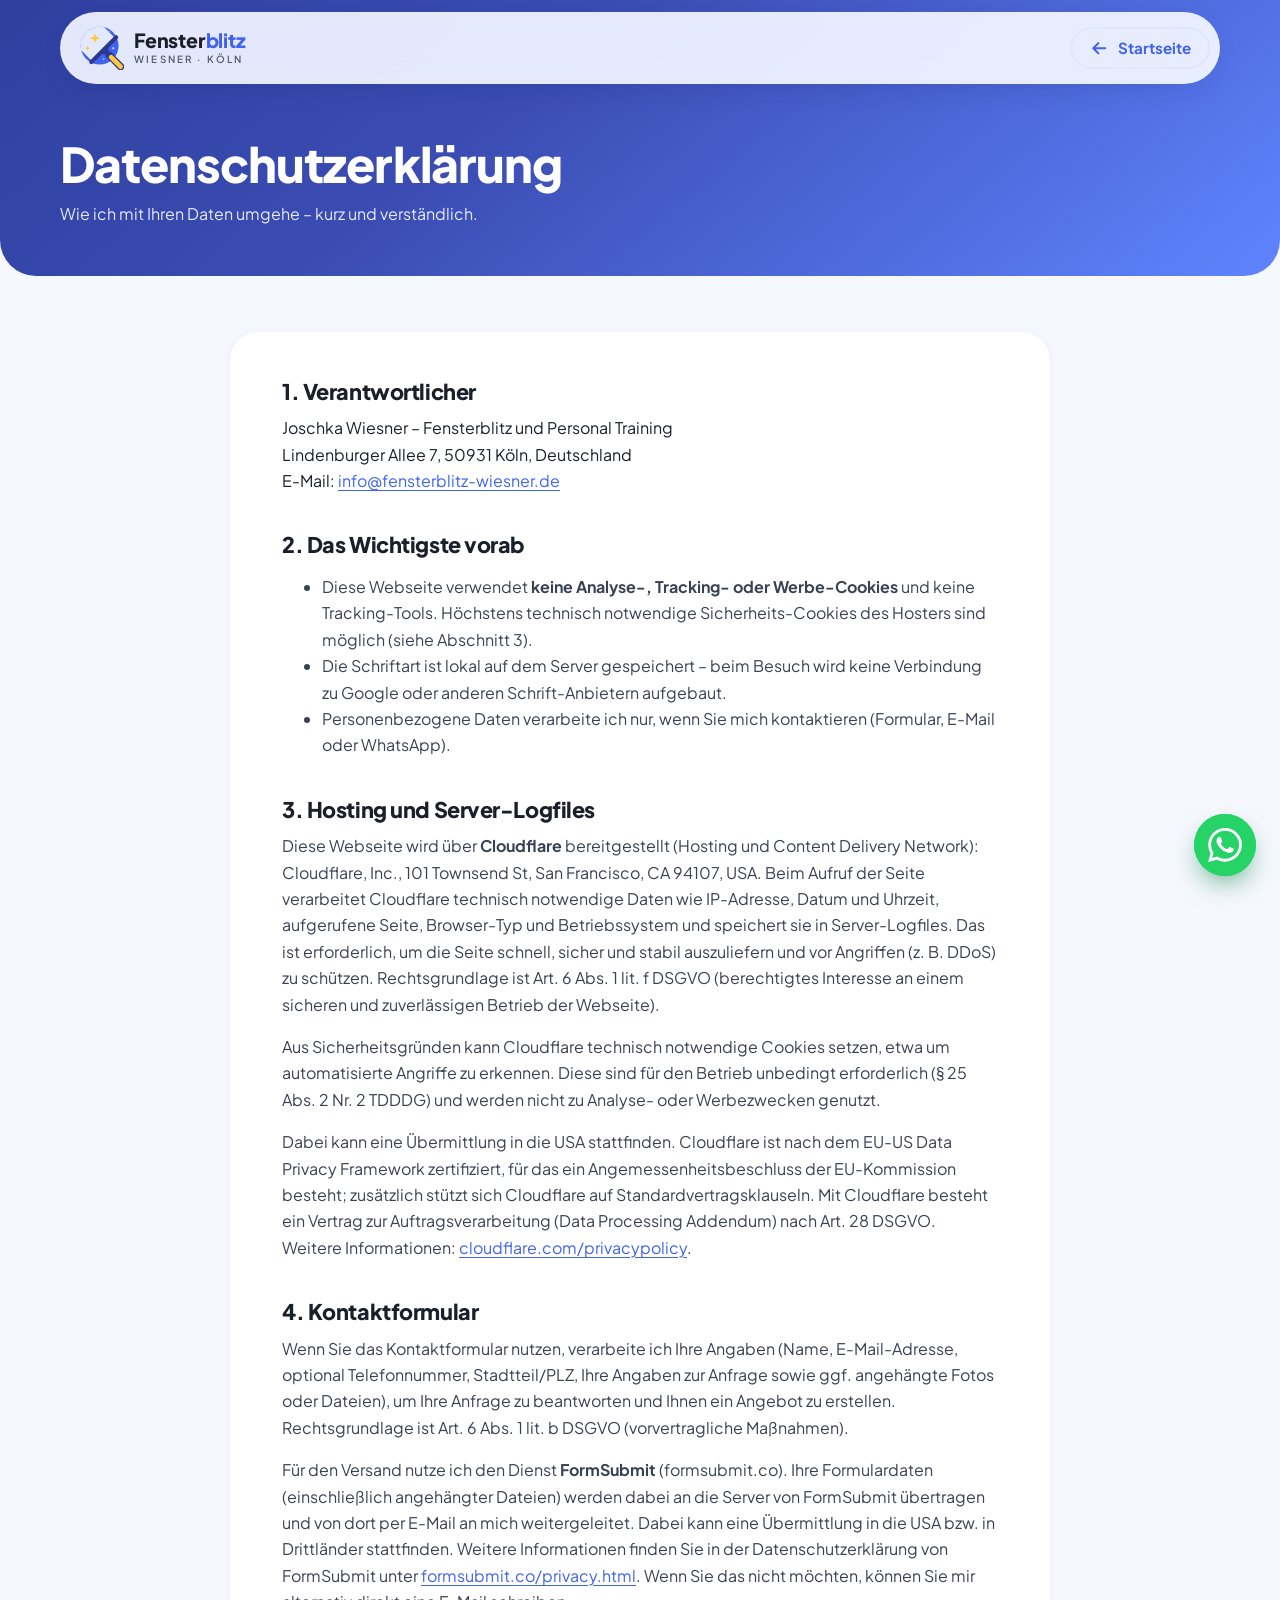
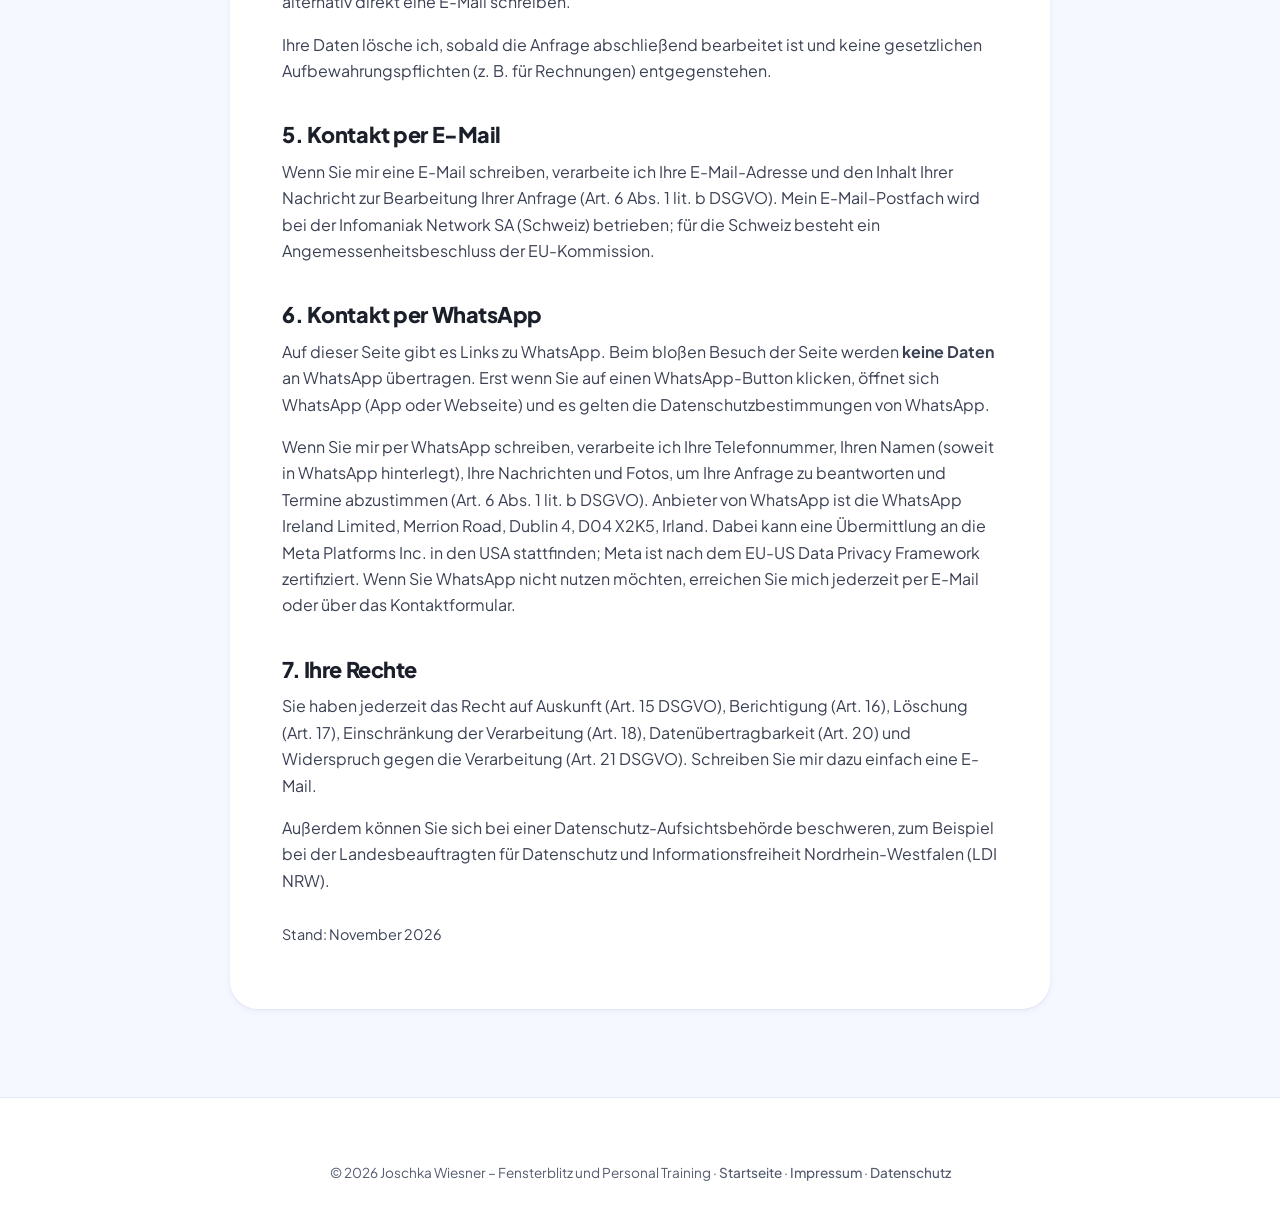
<file: datenschutz.html>
<!doctype html>
<html lang="de">
<head>
  <meta charset="utf-8">
  <meta name="viewport" content="width=device-width, initial-scale=1">
  <title>Datenschutz | Fensterblitz Wiesner</title>
  <meta name="robots" content="noindex, follow">
  <meta name="theme-color" content="#3b4db3">
  <link rel="icon" href="img/favicon.svg" type="image/svg+xml">
  <link rel="preload" href="fonts/plus-jakarta-sans-latin.woff2" as="font" type="font/woff2" crossorigin>
  <link rel="stylesheet" href="css/style.css">
</head>
<body>

<svg width="0" height="0" style="position:absolute" aria-hidden="true" focusable="false">
  <symbol id="i-wa" viewBox="0 0 24 24"><path fill="currentColor" d="M17.472 14.382c-.297-.149-1.758-.867-2.03-.967-.273-.099-.471-.148-.67.15-.197.297-.767.966-.94 1.164-.173.199-.347.223-.644.075-.297-.15-1.255-.463-2.39-1.475-.883-.788-1.48-1.761-1.653-2.059-.173-.297-.018-.458.13-.606.134-.133.298-.347.446-.52.149-.174.198-.298.298-.497.099-.198.05-.371-.025-.52-.075-.149-.669-1.612-.916-2.207-.242-.579-.487-.5-.669-.51-.173-.008-.371-.01-.57-.01-.198 0-.52.074-.792.372-.272.297-1.04 1.016-1.04 2.479 0 1.462 1.065 2.875 1.213 3.074.149.198 2.096 3.2 5.077 4.487.709.306 1.262.489 1.694.625.712.227 1.36.195 1.871.118.571-.085 1.758-.719 2.006-1.413.248-.694.248-1.289.173-1.413-.074-.124-.272-.198-.57-.347m-5.421 7.403h-.004a9.87 9.87 0 0 1-5.031-1.378l-.361-.214-3.741.982.998-3.648-.235-.374a9.86 9.86 0 0 1-1.51-5.26c.001-5.45 4.436-9.884 9.888-9.884 2.64 0 5.122 1.03 6.988 2.898a9.825 9.825 0 0 1 2.893 6.994c-.003 5.45-4.437 9.884-9.885 9.884m8.413-18.297A11.815 11.815 0 0 0 12.05 0C5.495 0 .16 5.335.157 11.892c0 2.096.547 4.142 1.588 5.945L.057 24l6.305-1.654a11.882 11.882 0 0 0 5.683 1.448h.005c6.554 0 11.89-5.335 11.893-11.893a11.821 11.821 0 0 0-3.48-8.413Z"/></symbol>
  <symbol id="i-arrow" viewBox="0 0 24 24" fill="none" stroke="currentColor" stroke-width="2.4" stroke-linecap="round" stroke-linejoin="round"><path d="M5 12h14M13 6l6 6-6 6"/></symbol>
</svg>

<header class="site-header">
  <div class="container">
    <nav class="nav-pill" aria-label="Hauptnavigation">
      <a class="brand" href="index.html" aria-label="Fensterblitz Wiesner – zur Startseite">
        <svg class="brand__icon" viewBox="3 3 65 65" aria-hidden="true">
          <circle cx="32" cy="32" r="28" fill="#3F63EC"/>
          <path d="M55 21 38.85 4.85A28 28 0 0 0 4.85 38.85L21 55Z" fill="#E3EAFF"/>
          <path d="M25 12Q25 21 34 21Q25 21 25 30Q25 21 16 21Q25 21 25 12ZM14 31Q14 36 19 36Q14 36 14 41Q14 36 9 36Q14 36 14 31Z" fill="#FFC83D"/>
          <circle cx="52" cy="36" r="1.8" fill="#9DB4FF"/><circle cx="38" cy="52" r="1.4" fill="#9DB4FF"/><circle cx="46" cy="11" r="1.4" fill="#9DB4FF"/>
          <path d="M56.4 19.6 19.6 56.4" stroke="#2A3890" stroke-width="6" stroke-linecap="round"/>
          <path d="M31.6 44.4 44.4 31.6 45.5 45.5Z" fill="#2A3890"/>
          <path d="M46 46 63 63" stroke="#2A3890" stroke-width="10.5" stroke-linecap="round"/>
          <path d="M49 49 63 63" stroke="#FFC83D" stroke-width="7" stroke-linecap="round"/>
        </svg>
        <span class="brand__text">
          <span class="brand__name">Fenster<span>blitz</span></span>
          <span class="brand__sub">WIESNER · KÖLN</span>
        </span>
      </a>
      <a class="btn btn--outline btn--sm nav-back" href="index.html"><svg aria-hidden="true"><use href="#i-arrow"/></svg> <span class="nav-back__text">Startseite</span></a>
    </nav>
  </div>
</header>

<main id="inhalt">
  <section class="legal-hero">
    <div class="container">
      <h1>Datenschutzerklärung</h1>
      <p>Wie ich mit Ihren Daten umgehe – kurz und verständlich.</p>
    </div>
  </section>

  <section class="legal">
    <div class="container">
      <div class="legal__body">
        <h2>1. Verantwortlicher</h2>
        <address>
          Joschka Wiesner – Fensterblitz und Personal Training<br>
          Lindenburger Allee 7, 50931 Köln, Deutschland<br>
          E-Mail: <a href="mailto:info@fensterblitz-wiesner.de">info@fensterblitz-wiesner.de</a>
        </address>

        <h2>2. Das Wichtigste vorab</h2>
        <ul>
          <li>Diese Webseite verwendet <strong>keine Analyse-, Tracking- oder Werbe-Cookies</strong> und keine Tracking-Tools. Höchstens technisch notwendige Sicherheits-Cookies des Hosters sind möglich (siehe Abschnitt 3).</li>
          <li>Die Schriftart ist lokal auf dem Server gespeichert – beim Besuch wird keine Verbindung zu Google oder anderen Schrift-Anbietern aufgebaut.</li>
          <li>Personenbezogene Daten verarbeite ich nur, wenn Sie mich kontaktieren (Formular, E-Mail oder WhatsApp).</li>
        </ul>

        <h2>3. Hosting und Server-Logfiles</h2>
        <p>Diese Webseite wird über <strong>Cloudflare</strong> bereitgestellt (Hosting und Content Delivery Network): Cloudflare, Inc., 101 Townsend St, San Francisco, CA 94107, USA. Beim Aufruf der Seite verarbeitet Cloudflare technisch notwendige Daten wie IP-Adresse, Datum und Uhrzeit, aufgerufene Seite, Browser-Typ und Betriebssystem und speichert sie in Server-Logfiles. Das ist erforderlich, um die Seite schnell, sicher und stabil auszuliefern und vor Angriffen (z.&nbsp;B. DDoS) zu schützen. Rechtsgrundlage ist Art. 6 Abs. 1 lit. f DSGVO (berechtigtes Interesse an einem sicheren und zuverlässigen Betrieb der Webseite).</p>
        <p>Aus Sicherheitsgründen kann Cloudflare technisch notwendige Cookies setzen, etwa um automatisierte Angriffe zu erkennen. Diese sind für den Betrieb unbedingt erforderlich (§ 25 Abs. 2 Nr. 2 TDDDG) und werden nicht zu Analyse- oder Werbezwecken genutzt.</p>
        <p>Dabei kann eine Übermittlung in die USA stattfinden. Cloudflare ist nach dem EU-US Data Privacy Framework zertifiziert, für das ein Angemessenheitsbeschluss der EU-Kommission besteht; zusätzlich stützt sich Cloudflare auf Standardvertragsklauseln. Mit Cloudflare besteht ein Vertrag zur Auftragsverarbeitung (Data Processing Addendum) nach Art. 28 DSGVO. Weitere Informationen: <a href="https://www.cloudflare.com/privacypolicy/" rel="noopener" target="_blank">cloudflare.com/privacypolicy</a>.</p>

        <h2 id="formular">4. Kontaktformular</h2>
        <p>Wenn Sie das Kontaktformular nutzen, verarbeite ich Ihre Angaben (Name, E-Mail-Adresse, optional Telefonnummer, Stadtteil/PLZ, Ihre Angaben zur Anfrage sowie ggf. angehängte Fotos oder Dateien), um Ihre Anfrage zu beantworten und Ihnen ein Angebot zu erstellen. Rechtsgrundlage ist Art. 6 Abs. 1 lit. b DSGVO (vorvertragliche Maßnahmen).</p>
        <p>Für den Versand nutze ich den Dienst <strong>FormSubmit</strong> (formsubmit.co). Ihre Formulardaten (einschließlich angehängter Dateien) werden dabei an die Server von FormSubmit übertragen und von dort per E-Mail an mich weitergeleitet. Dabei kann eine Übermittlung in die USA bzw. in Drittländer stattfinden. Weitere Informationen finden Sie in der Datenschutzerklärung von FormSubmit unter <a href="https://formsubmit.co/privacy.html" rel="noopener" target="_blank">formsubmit.co/privacy.html</a>. Wenn Sie das nicht möchten, können Sie mir alternativ direkt eine E-Mail schreiben.</p>
        <p>Ihre Daten lösche ich, sobald die Anfrage abschließend bearbeitet ist und keine gesetzlichen Aufbewahrungspflichten (z.&nbsp;B. für Rechnungen) entgegenstehen.</p>

        <h2>5. Kontakt per E-Mail</h2>
        <p>Wenn Sie mir eine E-Mail schreiben, verarbeite ich Ihre E-Mail-Adresse und den Inhalt Ihrer Nachricht zur Bearbeitung Ihrer Anfrage (Art. 6 Abs. 1 lit. b DSGVO). Mein E-Mail-Postfach wird bei der Infomaniak Network SA (Schweiz) betrieben; für die Schweiz besteht ein Angemessenheitsbeschluss der EU-Kommission.</p>

        <h2>6. Kontakt per WhatsApp</h2>
        <p>Auf dieser Seite gibt es Links zu WhatsApp. Beim bloßen Besuch der Seite werden <strong>keine Daten</strong> an WhatsApp übertragen. Erst wenn Sie auf einen WhatsApp-Button klicken, öffnet sich WhatsApp (App oder Webseite) und es gelten die Datenschutzbestimmungen von WhatsApp.</p>
        <p>Wenn Sie mir per WhatsApp schreiben, verarbeite ich Ihre Telefonnummer, Ihren Namen (soweit in WhatsApp hinterlegt), Ihre Nachrichten und Fotos, um Ihre Anfrage zu beantworten und Termine abzustimmen (Art. 6 Abs. 1 lit. b DSGVO). Anbieter von WhatsApp ist die WhatsApp Ireland Limited, Merrion Road, Dublin 4, D04 X2K5, Irland. Dabei kann eine Übermittlung an die Meta Platforms Inc. in den USA stattfinden; Meta ist nach dem EU-US Data Privacy Framework zertifiziert. Wenn Sie WhatsApp nicht nutzen möchten, erreichen Sie mich jederzeit per E-Mail oder über das Kontaktformular.</p>

        <h2>7. Ihre Rechte</h2>
        <p>Sie haben jederzeit das Recht auf Auskunft (Art. 15 DSGVO), Berichtigung (Art. 16), Löschung (Art. 17), Einschränkung der Verarbeitung (Art. 18), Datenübertragbarkeit (Art. 20) und Widerspruch gegen die Verarbeitung (Art. 21 DSGVO). Schreiben Sie mir dazu einfach eine E-Mail.</p>
        <p>Außerdem können Sie sich bei einer Datenschutz-Aufsichtsbehörde beschweren, zum Beispiel bei der Landesbeauftragten für Datenschutz und Informationsfreiheit Nordrhein-Westfalen (LDI NRW).</p>

        <p style="margin-top:2em;font-size:.9rem">Stand: November 2026</p>
      </div>
    </div>
  </section>
</main>

<footer class="site-footer">
  <div class="container">
    <p class="footer-bottom" style="margin-top:0;border-top:0;padding-top:0">
      © <span data-year>2026</span> Joschka Wiesner – Fensterblitz und Personal Training ·
      <a href="index.html">Startseite</a> ·
      <a href="impressum.html">Impressum</a> ·
      <a href="datenschutz.html">Datenschutz</a>
    </p>
  </div>
</footer>

<a class="wa-fab" href="index.html#kontakt" data-whatsapp aria-label="Per WhatsApp anfragen">
  <svg aria-hidden="true"><use href="#i-wa"/></svg>
  <span class="wa-fab__label">Per WhatsApp anfragen</span>
</a>

<script src="js/config.js"></script>
<script src="js/main.js"></script>
</body>
</html>
</file>
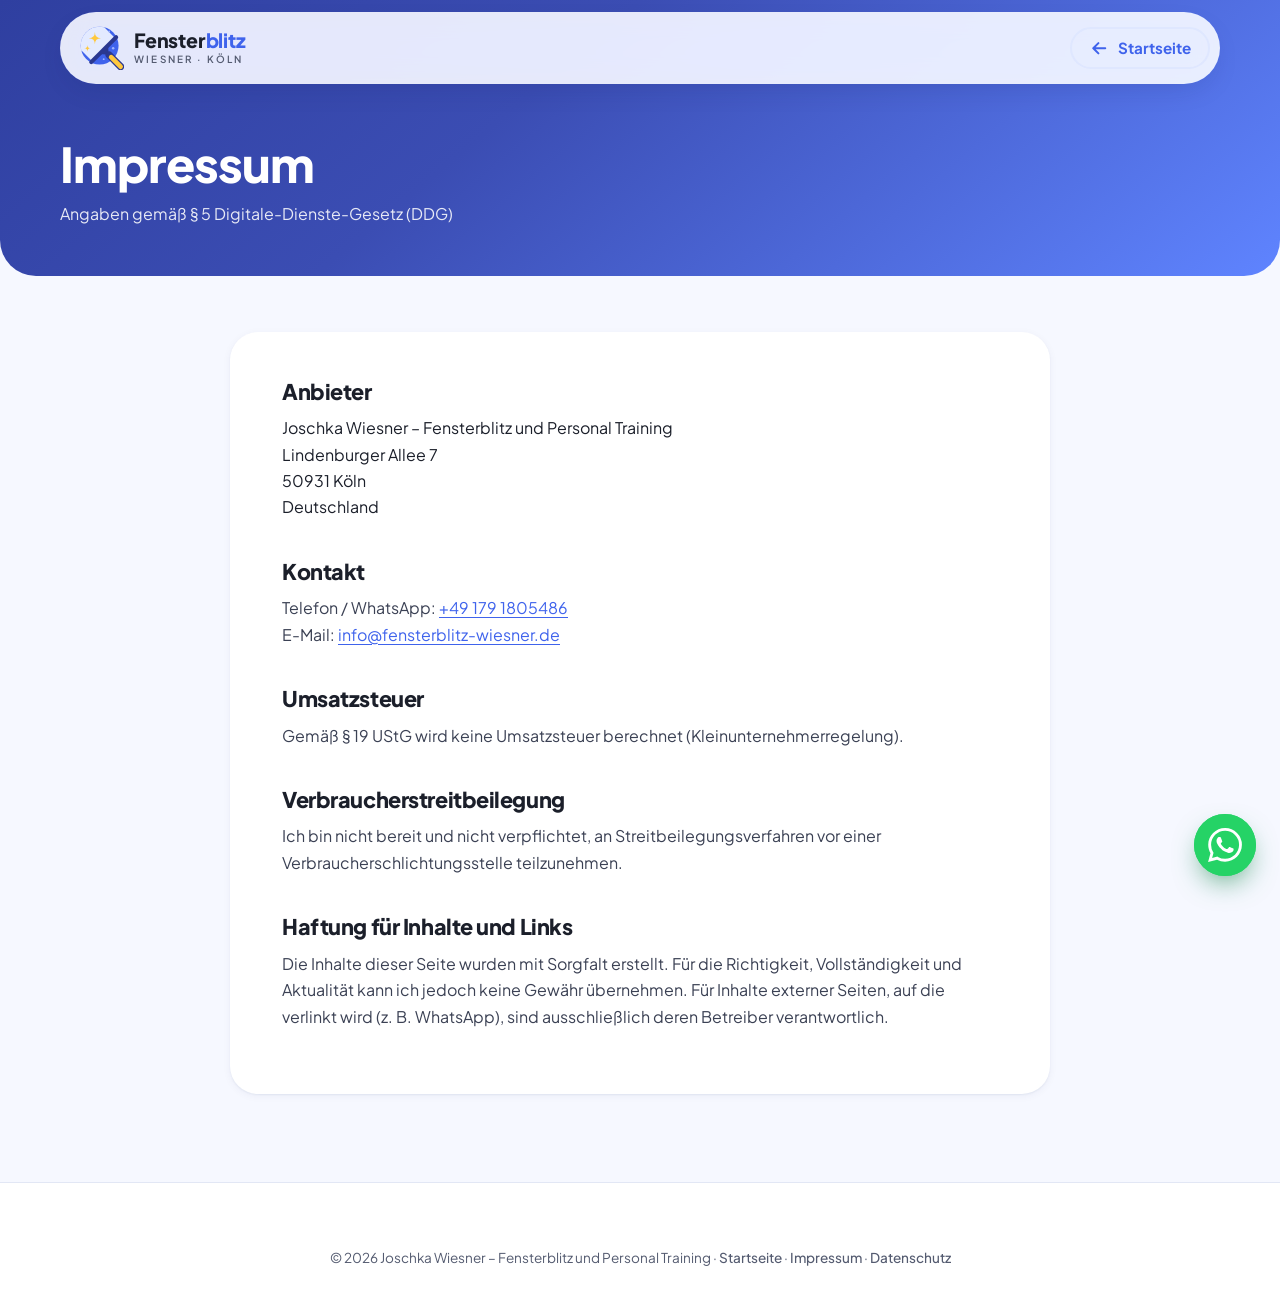
<file: impressum.html>
<!doctype html>
<html lang="de">
<head>
  <meta charset="utf-8">
  <meta name="viewport" content="width=device-width, initial-scale=1">
  <title>Impressum | Fensterblitz Wiesner</title>
  <meta name="robots" content="noindex, follow">
  <meta name="theme-color" content="#3b4db3">
  <link rel="icon" href="img/favicon.svg" type="image/svg+xml">
  <link rel="preload" href="fonts/plus-jakarta-sans-latin.woff2" as="font" type="font/woff2" crossorigin>
  <link rel="stylesheet" href="css/style.css">
</head>
<body>

<svg width="0" height="0" style="position:absolute" aria-hidden="true" focusable="false">
  <symbol id="i-wa" viewBox="0 0 24 24"><path fill="currentColor" d="M17.472 14.382c-.297-.149-1.758-.867-2.03-.967-.273-.099-.471-.148-.67.15-.197.297-.767.966-.94 1.164-.173.199-.347.223-.644.075-.297-.15-1.255-.463-2.39-1.475-.883-.788-1.48-1.761-1.653-2.059-.173-.297-.018-.458.13-.606.134-.133.298-.347.446-.52.149-.174.198-.298.298-.497.099-.198.05-.371-.025-.52-.075-.149-.669-1.612-.916-2.207-.242-.579-.487-.5-.669-.51-.173-.008-.371-.01-.57-.01-.198 0-.52.074-.792.372-.272.297-1.04 1.016-1.04 2.479 0 1.462 1.065 2.875 1.213 3.074.149.198 2.096 3.2 5.077 4.487.709.306 1.262.489 1.694.625.712.227 1.36.195 1.871.118.571-.085 1.758-.719 2.006-1.413.248-.694.248-1.289.173-1.413-.074-.124-.272-.198-.57-.347m-5.421 7.403h-.004a9.87 9.87 0 0 1-5.031-1.378l-.361-.214-3.741.982.998-3.648-.235-.374a9.86 9.86 0 0 1-1.51-5.26c.001-5.45 4.436-9.884 9.888-9.884 2.64 0 5.122 1.03 6.988 2.898a9.825 9.825 0 0 1 2.893 6.994c-.003 5.45-4.437 9.884-9.885 9.884m8.413-18.297A11.815 11.815 0 0 0 12.05 0C5.495 0 .16 5.335.157 11.892c0 2.096.547 4.142 1.588 5.945L.057 24l6.305-1.654a11.882 11.882 0 0 0 5.683 1.448h.005c6.554 0 11.89-5.335 11.893-11.893a11.821 11.821 0 0 0-3.48-8.413Z"/></symbol>
  <symbol id="i-arrow" viewBox="0 0 24 24" fill="none" stroke="currentColor" stroke-width="2.4" stroke-linecap="round" stroke-linejoin="round"><path d="M5 12h14M13 6l6 6-6 6"/></symbol>
</svg>

<header class="site-header">
  <div class="container">
    <nav class="nav-pill" aria-label="Hauptnavigation">
      <a class="brand" href="index.html" aria-label="Fensterblitz Wiesner – zur Startseite">
        <svg class="brand__icon" viewBox="3 3 65 65" aria-hidden="true">
          <circle cx="32" cy="32" r="28" fill="#3F63EC"/>
          <path d="M55 21 38.85 4.85A28 28 0 0 0 4.85 38.85L21 55Z" fill="#E3EAFF"/>
          <path d="M25 12Q25 21 34 21Q25 21 25 30Q25 21 16 21Q25 21 25 12ZM14 31Q14 36 19 36Q14 36 14 41Q14 36 9 36Q14 36 14 31Z" fill="#FFC83D"/>
          <circle cx="52" cy="36" r="1.8" fill="#9DB4FF"/><circle cx="38" cy="52" r="1.4" fill="#9DB4FF"/><circle cx="46" cy="11" r="1.4" fill="#9DB4FF"/>
          <path d="M56.4 19.6 19.6 56.4" stroke="#2A3890" stroke-width="6" stroke-linecap="round"/>
          <path d="M31.6 44.4 44.4 31.6 45.5 45.5Z" fill="#2A3890"/>
          <path d="M46 46 63 63" stroke="#2A3890" stroke-width="10.5" stroke-linecap="round"/>
          <path d="M49 49 63 63" stroke="#FFC83D" stroke-width="7" stroke-linecap="round"/>
        </svg>
        <span class="brand__text">
          <span class="brand__name">Fenster<span>blitz</span></span>
          <span class="brand__sub">WIESNER · KÖLN</span>
        </span>
      </a>
      <a class="btn btn--outline btn--sm nav-back" href="index.html"><svg aria-hidden="true"><use href="#i-arrow"/></svg> <span class="nav-back__text">Startseite</span></a>
    </nav>
  </div>
</header>

<main id="inhalt">
  <section class="legal-hero">
    <div class="container">
      <h1>Impressum</h1>
      <p>Angaben gemäß § 5 Digitale-Dienste-Gesetz (DDG)</p>
    </div>
  </section>

  <section class="legal">
    <div class="container">
      <div class="legal__body">
        <h2>Anbieter</h2>
        <address>
          Joschka Wiesner – Fensterblitz und Personal Training<br>
          Lindenburger Allee 7<br>
          50931 Köln<br>
          Deutschland
        </address>

        <h2>Kontakt</h2>
        <p>
          Telefon / WhatsApp: <a href="tel:+491791805486">+49 179 1805486</a><br>
          E-Mail: <a href="mailto:info@fensterblitz-wiesner.de">info@fensterblitz-wiesner.de</a>
        </p>

        <h2>Umsatzsteuer</h2>
        <p>Gemäß § 19 UStG wird keine Umsatzsteuer berechnet (Kleinunternehmerregelung).</p>

        <h2>Verbraucherstreitbeilegung</h2>
        <p>Ich bin nicht bereit und nicht verpflichtet, an Streitbeilegungsverfahren vor einer Verbraucherschlichtungsstelle teilzunehmen.</p>

        <h2>Haftung für Inhalte und Links</h2>
        <p>Die Inhalte dieser Seite wurden mit Sorgfalt erstellt. Für die Richtigkeit, Vollständigkeit und Aktualität kann ich jedoch keine Gewähr übernehmen. Für Inhalte externer Seiten, auf die verlinkt wird (z. B. WhatsApp), sind ausschließlich deren Betreiber verantwortlich.</p>
      </div>
    </div>
  </section>
</main>

<footer class="site-footer">
  <div class="container">
    <p class="footer-bottom" style="margin-top:0;border-top:0;padding-top:0">
      © <span data-year>2026</span> Joschka Wiesner – Fensterblitz und Personal Training ·
      <a href="index.html">Startseite</a> ·
      <a href="impressum.html">Impressum</a> ·
      <a href="datenschutz.html">Datenschutz</a>
    </p>
  </div>
</footer>

<a class="wa-fab" href="index.html#kontakt" data-whatsapp aria-label="Per WhatsApp anfragen">
  <svg aria-hidden="true"><use href="#i-wa"/></svg>
  <span class="wa-fab__label">Per WhatsApp anfragen</span>
</a>

<script src="js/config.js"></script>
<script src="js/main.js"></script>
</body>
</html>
</file>
<file: css/style.css>
/* =========================================================
   Fensterblitz Wiesner – Stylesheet
   Aufbau: 1. Schrift & Variablen  2. Basis  3. Bausteine
           4. Abschnitte  5. Rechtsseiten  6. Animationen
   ========================================================= */

/* ---------- 1. Schrift & Variablen ---------- */
@font-face {
  font-family: "Plus Jakarta Sans";
  src: url("../fonts/plus-jakarta-sans-latin.woff2") format("woff2");
  font-weight: 200 800;
  font-style: normal;
  font-display: swap;
}

:root {
  color-scheme: light;

  /* Farben */
  --c-primary: #3f63ec;        /* Buttons, Links (kontrastgeprüft) */
  --c-primary-hover: #2f50d6;
  --c-primary-soft: #5f84ff;   /* Deko, Verläufe */
  --c-indigo: #3b4db3;
  --c-indigo-dark: #2a3890;
  --c-text: #1b1f2a;
  --c-text-soft: #545b70;
  --c-bg: #f6f8ff;
  --c-surface: #ffffff;
  --c-tint: #eef2ff;
  --c-tint-strong: #dfe7ff;
  --c-line: #e2e7f5;
  --c-wa: #0e8243;             /* WhatsApp-Button (lesbarer Kontrast) */
  --c-wa-hover: #0b6c37;
  --c-wa-brand: #25d366;       /* WhatsApp-Markengrün für Icon-Button */
  --c-accent: #ffc83d;
  --c-accent-light: #ffe29a;
  --c-success: #0e8243;
  --c-error: #c62f3c;

  /* Form */
  --radius-xl: 36px;
  --radius-lg: 28px;
  --radius: 20px;
  --radius-sm: 12px;
  --shadow-sm: 0 1px 2px rgba(20, 32, 94, .06), 0 2px 8px rgba(20, 32, 94, .05);
  --shadow: 0 10px 30px -12px rgba(20, 32, 94, .22);
  --shadow-lg: 0 24px 60px -20px rgba(20, 32, 94, .35);

  /* Layout */
  --container: 1160px;
  --gutter: 16px;
  --header-h: 72px;

  --font: "Plus Jakarta Sans", "Segoe UI", system-ui, -apple-system, Roboto, Arial, sans-serif;
}

@media (min-width: 640px) {
  :root { --gutter: 24px; }
}

/* ---------- 2. Basis ---------- */
*, *::before, *::after { box-sizing: border-box; }

html {
  -webkit-text-size-adjust: 100%;
  scroll-behavior: smooth;
}

body {
  margin: 0;
  font-family: var(--font);
  font-size: 1rem;
  line-height: 1.65;
  color: var(--c-text);
  background: var(--c-bg);
  overflow-x: hidden;
  -webkit-font-smoothing: antialiased;
}

img, svg { display: block; max-width: 100%; }

h1, h2, h3, h4 {
  margin: 0 0 .5em;
  line-height: 1.15;
  font-weight: 800;
  letter-spacing: -0.02em;
  color: var(--c-text);
}

h2 { font-size: clamp(1.85rem, 3.2vw + 1rem, 2.75rem); }
h3 { font-size: 1.15rem; letter-spacing: -0.01em; }

p { margin: 0 0 1em; }

a {
  color: var(--c-primary);
  text-underline-offset: 3px;
}
a:hover { color: var(--c-primary-hover); }

:focus-visible {
  outline: 3px solid var(--c-primary-soft);
  outline-offset: 3px;
  border-radius: 6px;
}

.container {
  width: 100%;
  max-width: calc(var(--container) + 2 * var(--gutter));
  margin-inline: auto;
  padding-inline: var(--gutter);
}

.sr-only {
  position: absolute !important;
  width: 1px; height: 1px;
  padding: 0; margin: -1px;
  overflow: hidden; clip: rect(0 0 0 0);
  white-space: nowrap; border: 0;
}

.skip-link {
  position: absolute;
  left: 16px; top: -60px;
  z-index: 100;
  padding: 10px 16px;
  background: var(--c-text);
  color: #fff;
  border-radius: var(--radius-sm);
  font-weight: 700;
  text-decoration: none;
}
.skip-link:focus { top: 16px; color: #fff; }

section[id] { scroll-margin-top: calc(var(--header-h) + 24px); }

/* ---------- 3. Bausteine ---------- */

/* Buttons */
.btn {
  display: inline-flex;
  align-items: center;
  justify-content: center;
  gap: .6em;
  min-height: 48px;
  padding: .8em 1.5em;
  border: 2px solid transparent;
  border-radius: 999px;
  font: inherit;
  font-weight: 700;
  font-size: 1rem;
  line-height: 1.2;
  text-decoration: none;
  cursor: pointer;
  transition: background-color .2s, color .2s, border-color .2s, box-shadow .2s, transform .2s;
}
.btn:hover { transform: translateY(-2px); }
.btn:active { transform: translateY(0); }
.btn svg { width: 1.35em; height: 1.35em; flex: none; }

.btn--primary { background: var(--c-primary); color: #fff; box-shadow: 0 10px 24px -10px rgba(63, 99, 236, .7); }
.btn--primary:hover { background: var(--c-primary-hover); color: #fff; }

.btn--wa { background: var(--c-wa); color: #fff; box-shadow: 0 10px 24px -10px rgba(14, 130, 67, .75); }
.btn--wa:hover { background: var(--c-wa-hover); color: #fff; box-shadow: 0 0 0 4px rgba(37, 211, 102, .3), 0 10px 24px -10px rgba(14, 130, 67, .75); }

.btn--outline-light { background: rgba(255, 255, 255, .08); color: #fff; border-color: rgba(255, 255, 255, .55); }
.btn--outline-light:hover { background: #fff; color: var(--c-indigo); border-color: #fff; }

.btn--outline { background: transparent; color: var(--c-primary); border-color: var(--c-tint-strong); }
.btn--outline:hover { background: var(--c-tint); color: var(--c-primary-hover); border-color: var(--c-primary-soft); }

.btn--lg { min-height: 58px; padding: .95em 1.8em; font-size: 1.1rem; }
.btn--block { width: 100%; }
.btn--sm { min-height: 42px; padding: .55em 1.1em; font-size: .95rem; }

/* Abschnitts-Überschriften */
.eyebrow {
  display: inline-flex;
  align-items: center;
  gap: .5em;
  margin-bottom: 14px;
  padding: 6px 14px;
  border-radius: 999px;
  background: var(--c-tint);
  color: var(--c-indigo);
  font-size: .82rem;
  font-weight: 700;
  letter-spacing: .06em;
  text-transform: uppercase;
}
.eyebrow svg { width: 14px; height: 14px; }

.section-head { max-width: 640px; margin-bottom: 40px; }
.section-head--center { margin-inline: auto; text-align: center; }
.section-head p { color: var(--c-text-soft); font-size: 1.075rem; }

.hl { color: var(--c-primary-soft); }

/* Karten */
.card {
  background: var(--c-surface);
  border: 1px solid var(--c-line);
  border-radius: var(--radius);
  padding: 26px 24px;
  box-shadow: var(--shadow-sm);
  transition: transform .25s, box-shadow .25s, border-color .25s;
}
.card:hover { transform: translateY(-4px); box-shadow: var(--shadow); border-color: var(--c-tint-strong); }
.card h3 { margin-bottom: .35em; }
.card p { margin: 0; color: var(--c-text-soft); font-size: .97rem; }

.icon-tile {
  display: grid;
  place-items: center;
  width: 48px; height: 48px;
  margin-bottom: 18px;
  border-radius: 14px;
  background: var(--c-tint);
  color: var(--c-primary);
}
.icon-tile svg { width: 24px; height: 24px; }

/* Häkchen-Liste */
.check-list { list-style: none; margin: 0; padding: 0; display: grid; gap: 12px; }
.check-list li { position: relative; padding-left: 34px; }
.check-list li::before {
  content: "";
  position: absolute; left: 0; top: .15em;
  width: 22px; height: 22px;
  border-radius: 50%;
  background: var(--c-tint) url("data:image/svg+xml,%3Csvg xmlns='http://www.w3.org/2000/svg' viewBox='0 0 24 24' fill='none' stroke='%233f63ec' stroke-width='3' stroke-linecap='round' stroke-linejoin='round'%3E%3Cpath d='M6 12.5l4 4 8-9'/%3E%3C/svg%3E") center / 14px no-repeat;
}

/* ---------- 4. Abschnitte ---------- */

/* Header / Navigation */
.site-header {
  position: fixed;
  inset: 12px 0 auto;
  z-index: 50;
  pointer-events: none;
}
.nav-pill {
  position: relative;
  display: flex;
  align-items: center;
  justify-content: space-between;
  gap: 16px;
  min-height: var(--header-h);
  padding: 10px 10px 10px 20px;
  background: rgba(255, 255, 255, .96);
  border-radius: 999px;
  box-shadow: var(--shadow);
  pointer-events: auto;
  transition: box-shadow .3s;
}
@supports (backdrop-filter: blur(8px)) {
  .nav-pill { background: rgba(255, 255, 255, .88); backdrop-filter: saturate(1.6) blur(12px); }
}
.site-header.is-scrolled .nav-pill { box-shadow: var(--shadow-lg); }

.brand {
  display: inline-flex;
  align-items: center;
  gap: 10px;
  color: var(--c-text);
  text-decoration: none;
  flex: none;
}
.brand:hover { color: var(--c-text); }
.brand__icon { width: 44px; height: 44px; flex: none; }
.brand__text { display: flex; flex-direction: column; line-height: 1; }
.brand__name { font-size: 1.22rem; font-weight: 800; letter-spacing: -.01em; color: var(--c-text); }
.brand__name span { color: var(--c-primary); }
.brand__sub {
  margin-top: 5px;
  font-size: .62rem;
  font-weight: 600;
  letter-spacing: .22em;
  color: var(--c-text-soft);
  white-space: nowrap;
}
.site-footer .brand, .site-footer .brand:hover { text-decoration: none; }

.nav-links { display: none; }
.nav-cta { display: none; }

.nav-toggle {
  display: inline-grid;
  place-items: center;
  width: 48px; height: 48px;
  border: 0;
  border-radius: 50%;
  background: var(--c-tint);
  color: var(--c-text);
  cursor: pointer;
}
.nav-toggle svg { width: 24px; height: 24px; }
.nav-toggle .icon-close { display: none; }
.nav-toggle[aria-expanded="true"] .icon-open { display: none; }
.nav-toggle[aria-expanded="true"] .icon-close { display: block; }

.mobile-menu {
  position: absolute;
  top: calc(100% + 10px);
  left: 0; right: 0;
  padding: 14px;
  background: #fff;
  border-radius: var(--radius-lg);
  box-shadow: var(--shadow-lg);
  pointer-events: auto;
}
.mobile-menu[hidden] { display: none; }
.mobile-menu ul { list-style: none; margin: 0 0 12px; padding: 0; }
.mobile-menu a:not(.btn) {
  display: block;
  padding: 12px 14px;
  border-radius: var(--radius-sm);
  color: var(--c-text);
  font-weight: 600;
  text-decoration: none;
}
.mobile-menu a:not(.btn):hover { background: var(--c-tint); }

@media (min-width: 1000px) {
  .nav-toggle, .mobile-menu { display: none !important; }
  .nav-links {
    display: flex;
    gap: 4px;
    list-style: none;
    margin: 0; padding: 0;
  }
  .nav-links a {
    display: block;
    padding: 8px 14px;
    border-radius: 999px;
    color: var(--c-text);
    font-weight: 600;
    font-size: .96rem;
    text-decoration: none;
    transition: background-color .2s, color .2s;
  }
  .nav-links a:hover, .nav-links a.is-active { background: var(--c-tint); color: var(--c-primary); }
  .nav-cta { display: inline-flex; }
}

/* Hero */
.hero {
  position: relative;
  overflow: hidden;
  padding: calc(var(--header-h) + 56px) 0 64px;
  color: #fff;
  background:
    radial-gradient(1200px 600px at 85% -10%, rgba(143, 168, 255, .55), transparent 60%),
    radial-gradient(900px 500px at -10% 110%, rgba(42, 56, 144, .8), transparent 60%),
    linear-gradient(140deg, #2f3fa0 0%, #3b4db3 35%, #5f84ff 100%);
  border-radius: 0 0 var(--radius-xl) var(--radius-xl);
}
.hero::before {
  /* zarte Fensterkreuz-Textur im Hintergrund */
  content: "";
  position: absolute; inset: 0;
  background-image:
    linear-gradient(rgba(255, 255, 255, .06) 1px, transparent 1px),
    linear-gradient(90deg, rgba(255, 255, 255, .06) 1px, transparent 1px);
  background-size: 64px 64px;
  -webkit-mask-image: radial-gradient(ellipse at 70% 40%, #000 10%, transparent 70%);
          mask-image: radial-gradient(ellipse at 70% 40%, #000 10%, transparent 70%);
  pointer-events: none;
}
.hero__grid { position: relative; display: grid; gap: 40px; align-items: center; }

.hero__eyebrow {
  display: inline-flex;
  align-items: center;
  gap: 8px;
  margin-bottom: 22px;
  padding: 7px 16px 7px 10px;
  border: 1px solid rgba(255, 255, 255, .28);
  border-radius: 999px;
  background: rgba(255, 255, 255, .12);
  font-size: .88rem;
  font-weight: 600;
}
.hero__eyebrow svg { width: 20px; height: 20px; color: var(--c-accent); }

.hero h1 {
  margin-bottom: 20px;
  color: #fff;
  font-size: clamp(2.3rem, 4.6vw + 1rem, 4.1rem);
  line-height: 1.06;
  letter-spacing: -0.03em;
}
.hero h1 { position: relative; }
.hero h1 .hl { display: block; margin-top: .3em; color: var(--c-accent-light); font-size: .6em; letter-spacing: -.01em; }
.hero__titel { display: block; }
/* „Fenster schmutzig?“ liegt zu Beginn über der eigentlichen Überschrift (siehe 6. Animationen) */
.hero__frage { position: absolute; left: 0; top: 0; width: 100%; pointer-events: none; opacity: 0; }
.hero__dreckig { position: relative; display: inline-block; color: #ddd3bd; text-shadow: 0 0 .3em rgba(110, 95, 70, .6); }
.hero__dreckig::after {
  content: "";
  position: absolute; left: -.04em; right: -.04em; top: 52%;
  height: .1em; border-radius: .05em;
  background: var(--c-accent);
  transform: scaleX(0); transform-origin: left center;
}
.hero__fenster { display: block; width: 100%; height: auto; }
.iv-funkel { transform-box: fill-box; transform-origin: center; }

.hero__lead {
  max-width: 34em;
  margin-bottom: 30px;
  font-size: clamp(1.05rem, .4vw + 1rem, 1.2rem);
  color: rgba(255, 255, 255, .9);
}
.hero__actions { display: flex; flex-wrap: wrap; align-items: flex-start; gap: 12px; margin-bottom: 30px; }
.hero__wa { display: flex; flex-direction: column; align-items: center; gap: 10px; }
.hero__call {
  display: inline-flex; align-items: center; gap: 7px;
  margin: 0;
  font-size: .95rem;
  color: rgba(255, 255, 255, .85);
}
.hero__call svg { width: 17px; height: 17px; flex: none; color: var(--c-accent); }
.hero__call a { color: #fff; font-weight: 700; white-space: nowrap; text-decoration: underline; text-underline-offset: 3px; }
.hero__call a:hover { color: var(--c-accent-light); }
@media (max-width: 519px) {
  .hero__actions .btn, .hero__wa { width: 100%; }
  .hero__actions .btn { padding-inline: 1.1em; }
  .hero__call { margin-bottom: 4px; }
}

.trust-list {
  display: flex;
  flex-wrap: wrap;
  gap: 10px 22px;
  margin: 0; padding: 0;
  list-style: none;
  font-weight: 600;
  font-size: .95rem;
}
.trust-list li { display: inline-flex; align-items: center; gap: 8px; }
.trust-list svg { width: 20px; height: 20px; color: var(--c-accent); flex: none; }

.hero__visual { position: relative; max-width: 420px; margin-inline: auto; width: 100%; }
.hero__visual img { width: 100%; height: auto; }
.hero__badge {
  position: absolute;
  display: inline-flex;
  align-items: center;
  gap: 10px;
  padding: 10px 16px 10px 10px;
  border-radius: 999px;
  background: #fff;
  color: var(--c-text);
  font-weight: 700;
  font-size: .92rem;
  box-shadow: var(--shadow-lg);
  white-space: nowrap;
}
.hero__badge-icon {
  display: grid; place-items: center;
  width: 32px; height: 32px;
  border-radius: 50%;
  background: var(--c-tint);
  color: var(--c-primary);
}
.hero__badge-icon svg { width: 18px; height: 18px; }
.hero__badge--a { left: -6px; bottom: 16%; }
.hero__badge--b { right: -6px; top: 10%; }
.hero__badge--b .hero__badge-icon { background: #fff4d6; color: #b07b00; }

/* Handy & Tablet: Fenster zwischen Text und WhatsApp-Button, damit die Putz-Animation
   gleich beim Aufruf im Bild ist. (.hero__text löst sich auf, seine Teile werden neu sortiert.) */
@media (max-width: 959px) {
  .hero { padding-top: calc(var(--header-h) + 30px); }
  .hero__grid { display: flex; flex-direction: column; gap: 0; }
  .hero__text { display: contents; }
  .hero__eyebrow { align-self: flex-start; margin-bottom: 14px; }
  .hero h1 { margin-bottom: 14px; }
  .hero__lead { margin-bottom: 12px; }
  .hero__visual { order: 1; max-width: 250px; margin: 0 auto 16px; }
  .hero__actions, .trust-list { order: 2; }
  .hero__badge { padding: 6px 12px 6px 6px; gap: 7px; font-size: .8rem; }
  .hero__badge-icon { width: 26px; height: 26px; }
  .hero__badge-icon svg { width: 15px; height: 15px; }
  .hero__badge--a { left: -14px; bottom: 12%; }
  .hero__badge--b { right: -14px; top: 6%; }
}

@media (min-width: 960px) {
  .hero { padding: calc(var(--header-h) + 80px) 0 100px; border-radius: 0 0 56px 56px; }
  .hero__grid { grid-template-columns: 1.1fr .9fr; gap: 56px; }
  .hero__visual { max-width: 470px; }
  .hero__badge--a { left: -30px; }
  .hero__badge--b { right: -18px; }
}

/* Allgemeine Abschnitte */
.section { padding: 80px 0; }
@media (min-width: 960px) { .section { padding: 112px 0; } }

/* Leistung */
.service-grid { display: grid; gap: 16px; }
@media (min-width: 620px) { .service-grid { grid-template-columns: repeat(2, 1fr); } }
@media (min-width: 1000px) { .service-grid { grid-template-columns: repeat(4, 1fr); gap: 20px; } }

.service-note {
  display: flex;
  flex-wrap: wrap;
  align-items: center;
  justify-content: space-between;
  gap: 16px 24px;
  margin-top: 24px;
  padding: 22px 24px;
  border-radius: var(--radius);
  background: var(--c-tint);
}
.service-note p { margin: 0; max-width: 46em; color: var(--c-text); font-weight: 500; }
.service-note strong { color: var(--c-indigo); }

/* Ablauf */
.steps-wrap {
  display: grid;
  gap: 40px;
  padding: 40px 22px;
  border-radius: var(--radius-lg);
  background: var(--c-surface);
  box-shadow: var(--shadow);
}
.steps-intro p { color: var(--c-text-soft); }
.steps-intro .btn-row { display: flex; flex-direction: column; align-items: flex-start; gap: 12px; margin-top: 26px; }

.steps { position: relative; list-style: none; margin: 0; padding: 0; display: grid; gap: 22px; }
.steps::before {
  content: "";
  position: absolute;
  left: 22px; top: 30px; bottom: 30px;
  border-left: 2px dashed var(--c-tint-strong);
}
.step {
  --step-bg: linear-gradient(135deg, var(--c-indigo) 0%, #4a60d4 100%);
  position: relative;
  isolation: isolate;
  margin-left: 12px;
  padding: 22px 22px 22px 52px;
  border-radius: var(--radius);
  background: var(--step-bg);
  color: #fff;
  box-shadow: 0 16px 32px -18px rgba(42, 56, 144, .8);
}
.step:nth-child(2) { --step-bg: linear-gradient(135deg, #4157c4 0%, #5a76e8 100%); }
.step:nth-child(3) { --step-bg: linear-gradient(135deg, #4b66d8 0%, var(--c-primary-soft) 100%); }
.step h3 { color: #fff; margin-bottom: .3em; }
.step p { margin: 0; color: rgba(255, 255, 255, .9); font-size: .97rem; }
.step__num {
  position: absolute;
  left: -12px; top: 20px;
  display: grid; place-items: center;
  width: 46px; height: 46px;
  border-radius: 14px;
  background: #fff;
  color: var(--c-indigo);
  font-weight: 800;
  font-size: 1.05rem;
  box-shadow: var(--shadow);
}

@media (min-width: 900px) {
  .steps-wrap { grid-template-columns: .85fr 1.15fr; align-items: center; gap: 56px; padding: 56px; }
  .steps-intro .btn-row { flex-direction: row; flex-wrap: wrap; }
  /* Pfeilform nur auf dem Hintergrund (::before), damit die Nummer nicht abgeschnitten wird */
  .step {
    margin-left: 24px;
    padding: 26px 64px 26px 60px;
    background: transparent;
    box-shadow: none;
    filter: drop-shadow(0 14px 16px rgba(42, 56, 144, .28));
  }
  .step::before {
    content: "";
    position: absolute; inset: 0;
    z-index: -1;
    border-radius: var(--radius) 0 0 var(--radius);
    background: var(--step-bg);
    clip-path: polygon(0 0, calc(100% - 26px) 0, 100% 50%, calc(100% - 26px) 100%, 0 100%);
  }
  .step__num { left: -24px; }
  .steps::before { left: 0; }
  .step:nth-child(2) { margin-left: 48px; }
  .step:nth-child(3) { margin-left: 72px; }
}

/* Einsatzgebiet */
.area-grid { display: grid; gap: 32px; align-items: center; }
@media (min-width: 900px) { .area-grid { grid-template-columns: 1fr 1fr; gap: 64px; } }

.area-map {
  position: relative;
  padding: 18px;
  border-radius: var(--radius-lg);
  background: var(--c-surface);
  box-shadow: var(--shadow);
}
.area-map svg { width: 100%; height: auto; border-radius: var(--radius); }
.area-map figcaption { margin-top: 10px; text-align: center; font-size: .82rem; color: var(--c-text-soft); }
.map-label { font-family: var(--font); font-size: 13px; font-weight: 700; fill: var(--c-text); }
.map-label--muted { font-weight: 600; fill: #8a91a6; letter-spacing: .08em; font-size: 11px; text-transform: uppercase; }
.map-label--home { font-size: 15px; font-weight: 800; fill: var(--c-indigo); }
.map-label--river { font-size: 12px; font-weight: 700; fill: var(--c-primary-soft); font-style: italic; letter-spacing: .1em; }
.map-pulse { transform-box: fill-box; transform-origin: center; animation: pulse 2.4s ease-out infinite; }

.chips { display: flex; flex-wrap: wrap; gap: 10px; margin: 26px 0 22px; padding: 0; list-style: none; }
.chip {
  display: inline-flex;
  align-items: center;
  gap: 8px;
  padding: 9px 16px;
  border-radius: 999px;
  background: var(--c-surface);
  border: 1px solid var(--c-line);
  font-weight: 600;
  font-size: .95rem;
  box-shadow: var(--shadow-sm);
}
.chip--home { background: var(--c-indigo); border-color: var(--c-indigo); color: #fff; }
.chip--home svg { width: 16px; height: 16px; color: var(--c-accent); }
.chip small { font-weight: 500; opacity: .85; }
.area-more { color: var(--c-text-soft); font-size: .95rem; }

/* Über mich */
.about-card {
  display: grid;
  gap: 32px;
  padding: 32px 22px;
  border-radius: var(--radius-lg);
  background: var(--c-surface);
  box-shadow: var(--shadow);
}
.about-photo {
  position: relative;
  width: 220px; height: 220px;
  margin-inline: auto;
  border-radius: 50%;
  background: linear-gradient(140deg, var(--c-indigo), var(--c-primary-soft));
  display: grid; place-items: center;
  box-shadow: 0 0 0 10px var(--c-tint), var(--shadow-lg);
}
.about-photo img { width: 100%; height: 100%; object-fit: cover; border-radius: 50%; }
.about-photo svg { width: 46%; height: auto; }
.about-photo__tag {
  position: absolute;
  bottom: -24px; left: 50%;
  transform: translateX(-50%);
  padding: 6px 14px;
  border-radius: 999px;
  background: var(--c-accent);
  color: var(--c-text);
  font-weight: 800;
  font-size: .82rem;
  white-space: nowrap;
  box-shadow: var(--shadow);
}
.about-text p { color: var(--c-text-soft); font-size: 1.05rem; }
.about-text .check-list { margin-top: 22px; font-weight: 600; }
.about-sign { margin-top: 24px; font-weight: 700; color: var(--c-indigo); }

@media (min-width: 800px) {
  .about-card { grid-template-columns: 280px 1fr; align-items: center; gap: 56px; padding: 56px; }
  .about-photo { width: 270px; height: 270px; }
}

/* FAQ */
.faq-list { max-width: 820px; margin-inline: auto; display: grid; gap: 12px; }
.faq {
  border-radius: var(--radius);
  background: var(--c-surface);
  border: 1px solid var(--c-line);
  box-shadow: var(--shadow-sm);
  transition: border-color .2s, box-shadow .2s;
}
.faq[open] { border-color: var(--c-tint-strong); box-shadow: var(--shadow); }
.faq summary {
  display: flex;
  align-items: center;
  justify-content: space-between;
  gap: 16px;
  padding: 20px 22px;
  font-weight: 700;
  font-size: 1.04rem;
  cursor: pointer;
  list-style: none;
}
.faq summary::-webkit-details-marker { display: none; }
.faq summary::after {
  content: "";
  flex: none;
  width: 32px; height: 32px;
  border-radius: 50%;
  background: var(--c-tint) url("data:image/svg+xml,%3Csvg xmlns='http://www.w3.org/2000/svg' viewBox='0 0 24 24' fill='none' stroke='%233f63ec' stroke-width='2.5' stroke-linecap='round'%3E%3Cpath d='M12 6v12M6 12h12'/%3E%3C/svg%3E") center / 16px no-repeat;
  transition: transform .25s;
}
.faq[open] summary::after { transform: rotate(45deg); }
.faq__body { padding: 0 22px 20px; color: var(--c-text-soft); }
.faq__body p:last-child { margin-bottom: 0; }

/* Kontakt */
.contact {
  background:
    radial-gradient(800px 400px at 0% 0%, rgba(95, 132, 255, .14), transparent 60%),
    radial-gradient(800px 400px at 100% 100%, rgba(95, 132, 255, .14), transparent 60%),
    var(--c-tint);
}
.contact-grid { display: grid; gap: 20px; align-items: start; }
@media (min-width: 960px) { .contact-grid { grid-template-columns: .9fr 1.1fr; gap: 28px; } }

.contact-card {
  padding: 32px 22px;
  border-radius: var(--radius-lg);
  background: var(--c-surface);
  box-shadow: var(--shadow);
}
@media (min-width: 640px) { .contact-card { padding: 40px; } }

.contact-card h3 { font-size: 1.45rem; }
.contact-card--wa { text-align: center; }
.wa-icon-big {
  display: grid; place-items: center;
  width: 84px; height: 84px;
  margin: 0 auto 20px;
  border-radius: 50%;
  background: #e3f8ea;
  color: var(--c-wa);
}
.wa-icon-big svg { width: 46px; height: 46px; }
.contact-card--wa p { color: var(--c-text-soft); }
.contact-card--wa .btn { margin-top: 8px; }
.contact-tip {
  margin: 22px 0 0;
  padding: 14px 16px;
  border-radius: var(--radius-sm);
  background: var(--c-tint);
  color: var(--c-text) !important;
  font-size: .93rem;
  text-align: left;
}
.contact-alt {
  margin-top: 26px;
  padding-top: 22px;
  border-top: 1px solid var(--c-line);
  font-size: .95rem;
  color: var(--c-text-soft);
}
.contact-alt a { font-weight: 700; word-break: break-all; }

/* Formular */
.form-grid { display: grid; gap: 16px; }
@media (min-width: 640px) {
  .form-grid { grid-template-columns: 1fr 1fr; }
  .form-grid .full { grid-column: 1 / -1; }
}
.field label, .field .label {
  display: block;
  margin-bottom: 6px;
  font-size: .9rem;
  font-weight: 700;
}
.field .req { color: var(--c-primary); }
.field input, .field select, .field textarea {
  width: 100%;
  min-height: 50px;
  padding: 12px 14px;
  border: 1.5px solid var(--c-line);
  border-radius: var(--radius-sm);
  background: #f8f9fe;
  color: var(--c-text);
  font: inherit;
  font-size: 1rem;
  transition: border-color .2s, box-shadow .2s, background-color .2s;
}
.field textarea { min-height: 120px; resize: vertical; }
.field select {
  appearance: none;
  padding-right: 42px;
  background-image: url("data:image/svg+xml,%3Csvg xmlns='http://www.w3.org/2000/svg' viewBox='0 0 24 24' fill='none' stroke='%23545b70' stroke-width='2.5' stroke-linecap='round' stroke-linejoin='round'%3E%3Cpath d='M6 9l6 6 6-6'/%3E%3C/svg%3E");
  background-repeat: no-repeat;
  background-position: right 14px center;
  background-size: 18px;
}
.field input:focus, .field select:focus, .field textarea:focus {
  outline: none;
  border-color: var(--c-primary-soft);
  background-color: #fff;
  box-shadow: 0 0 0 4px rgba(95, 132, 255, .2);
}
.field input:user-invalid, .field textarea:user-invalid { border-color: var(--c-error); }
.field-hint { margin-top: 6px; font-size: .82rem; color: var(--c-text-soft); }

.field label.consent { display: flex; gap: 12px; align-items: flex-start; margin: 0; font-size: .92rem; font-weight: 500; color: var(--c-text-soft); cursor: pointer; }
.consent input { flex: none; width: 20px; height: 20px; margin-top: 2px; accent-color: var(--c-primary); }

/* Anhänge */
.contact-grid > *, .form-grid > * { min-width: 0; } /* lange Dateinamen dürfen das Layout nicht sprengen */
.attach { position: relative; }
.attach__input { position: absolute; top: 0; left: 0; width: 1px; height: 1px; opacity: 0; pointer-events: none; }
.attach__btn { cursor: pointer; }
.attach__input:focus-visible + .attach__btn { box-shadow: 0 0 0 4px rgba(95, 132, 255, .35); }
.attach__list { list-style: none; margin: 12px 0 0; padding: 0; display: grid; grid-template-columns: minmax(0, 1fr); gap: 8px; }
.attach__list[hidden] { display: none; }
.attach__list li {
  display: flex; align-items: center; gap: 10px;
  padding: 6px 6px 6px 14px;
  border: 1.5px solid var(--c-line);
  border-radius: var(--radius-sm);
  background: #f8f9fe;
  font-size: .92rem;
}
.attach__name { flex: 1; min-width: 0; overflow: hidden; text-overflow: ellipsis; white-space: nowrap; font-weight: 600; }
.attach__size { flex: none; color: var(--c-text-soft); font-size: .85rem; }
.attach__remove {
  flex: none; display: grid; place-items: center;
  width: 36px; height: 36px;
  border: 0; border-radius: 50%;
  background: transparent; color: var(--c-text-soft);
  cursor: pointer;
}
.attach__remove:hover { background: var(--c-tint-strong); color: var(--c-error); }
.attach__remove svg { width: 16px; height: 16px; }

.hp-field { position: absolute !important; left: -9999px !important; width: 1px; height: 1px; overflow: hidden; }

.form-legal { margin: 14px 0 0; font-size: .82rem; color: var(--c-text-soft); }

.form-status { display: none; margin-top: 16px; padding: 14px 16px; border-radius: var(--radius-sm); font-weight: 600; font-size: .95rem; }
.form-status.is-visible { display: block; }
.form-status.is-success { background: #e3f8ea; color: #0b5e31; }
.form-status.is-error { background: #fdecee; color: #9b1f2b; }
.form-status.is-loading { background: var(--c-tint); color: var(--c-indigo); }

.btn[disabled] { opacity: .65; cursor: progress; transform: none; }

/* Footer */
.site-footer { padding: 64px 0 28px; background: var(--c-surface); border-top: 1px solid var(--c-line); }
.footer-grid { display: grid; gap: 32px; }
@media (min-width: 760px) { .footer-grid { grid-template-columns: 1.4fr 1fr 1fr; } }
.site-footer h2 { font-size: .95rem; letter-spacing: 0; margin-bottom: 14px; }
.site-footer ul { list-style: none; margin: 0; padding: 0; display: grid; gap: 10px; }
.site-footer a { color: var(--c-text-soft); text-decoration: none; font-weight: 500; }
.site-footer a:hover { color: var(--c-primary); text-decoration: underline; }
.footer-claim { margin-top: 16px; max-width: 28em; color: var(--c-text-soft); font-size: .95rem; }
.footer-contact a { display: inline-flex; align-items: center; gap: 10px; word-break: break-all; }
.footer-contact svg { width: 18px; height: 18px; flex: none; color: var(--c-primary); }
.footer-bottom {
  margin-top: 44px;
  padding-top: 22px;
  border-top: 1px solid var(--c-line);
  text-align: center;
  font-size: .85rem;
  color: var(--c-text-soft);
}

/* Schwebender WhatsApp-Button */
.wa-fab {
  position: fixed;
  right: 18px; bottom: 18px;
  z-index: 60;
  display: grid; place-items: center;
  width: 62px; height: 62px;
  border-radius: 50%;
  background: var(--c-wa-brand);
  color: #fff;
  box-shadow: 0 12px 28px -8px rgba(14, 130, 67, .7);
  transition: transform .2s, opacity .25s, visibility 0s;
}
.wa-fab:hover { color: #fff; transform: scale(1.07); }
/* ausgeblendet, solange der große WhatsApp-Button oben im Bild ist (js/main.js) */
.wa-fab.is-versteckt { opacity: 0; visibility: hidden; transform: scale(.6); transition: transform .25s, opacity .25s, visibility 0s .25s; }
.wa-fab svg { width: 34px; height: 34px; position: relative; }
.wa-fab::before {
  content: "";
  position: absolute; inset: 0;
  border-radius: 50%;
  background: var(--c-wa-brand);
  animation: pulse 2.4s ease-out infinite;
}
.wa-fab__label {
  position: absolute;
  right: calc(100% + 12px);
  padding: 8px 14px;
  border-radius: 999px;
  background: var(--c-text);
  color: #fff;
  font-size: .88rem;
  font-weight: 600;
  white-space: nowrap;
  opacity: 0;
  transform: translateX(6px);
  transition: opacity .2s, transform .2s;
  pointer-events: none;
}
.wa-fab:hover .wa-fab__label, .wa-fab:focus-visible .wa-fab__label { opacity: 1; transform: none; }
@media (min-width: 640px) { .wa-fab { right: 24px; bottom: 24px; } }

/* ---------- 5. Rechtsseiten ---------- */
.nav-back { display: inline-flex; flex: none; }
.nav-back svg { transform: rotate(180deg); }
@media (max-width: 439px) {
  .nav-back { width: 46px; height: 46px; min-height: 0; padding: 0; }
  .nav-back__text { position: absolute; width: 1px; height: 1px; overflow: hidden; clip: rect(0 0 0 0); white-space: nowrap; }
}
.legal-hero {
  padding: calc(var(--header-h) + 64px) 0 48px;
  color: #fff;
  background: linear-gradient(140deg, #2f3fa0 0%, #3b4db3 40%, #5f84ff 100%);
  border-radius: 0 0 var(--radius-xl) var(--radius-xl);
}
.legal-hero h1 { color: #fff; font-size: clamp(2rem, 3vw + 1rem, 3rem); margin: 0; }
.legal-hero p { margin: 10px 0 0; color: rgba(255, 255, 255, .88); }
.legal { padding: 56px 0 88px; }
.legal__body {
  max-width: 820px;
  margin-inline: auto;
  padding: 32px 22px;
  border-radius: var(--radius-lg);
  background: var(--c-surface);
  box-shadow: var(--shadow-sm);
}
@media (min-width: 640px) { .legal__body { padding: 48px 52px; } }
.legal__body h2 { font-size: 1.35rem; margin-top: 1.8em; }
.legal__body h2:first-child { margin-top: 0; }
.legal__body h3 { font-size: 1.05rem; margin-top: 1.4em; }
.legal__body p, .legal__body li { color: #3b4154; }
.legal__body address { font-style: normal; margin-bottom: 1em; }
.placeholder { background: #fff4d6; padding: 0 4px; border-radius: 4px; font-weight: 600; }
.notice {
  margin-bottom: 28px;
  padding: 14px 16px;
  border-radius: var(--radius-sm);
  background: #fff4d6;
  font-size: .92rem;
}

/* ---------- 6. Animationen ---------- */
@keyframes pulse {
  0% { transform: scale(1); opacity: .55; }
  80%, 100% { transform: scale(1.6); opacity: 0; }
}

.js .reveal { opacity: 0; transform: translateY(18px); transition: opacity .7s ease, transform .7s ease; }
.js .reveal.is-visible { opacity: 1; transform: none; }
.js .reveal[data-delay="1"] { transition-delay: .08s; }
.js .reveal[data-delay="2"] { transition-delay: .16s; }
.js .reveal[data-delay="3"] { transition-delay: .24s; }

/* Einstieg oben auf der Startseite:
   „Fenster schmutzig?“ + schmutziges Fenster → Einwascher → Abzieher (js/hero-fenster.js)
   → „schmutzig?“ wird durchgestrichen → „Klare Fenster für Köln. mit Fensterblitz Wiesner.“
   Die Zeiten passen zum Zeitplan in js/hero-fenster.js (Fenster sauber nach 2,95 s). */
@keyframes hero-auf { from { opacity: 0; transform: translateY(24px); } to { opacity: 1; transform: none; } }
@keyframes hero-ab { from { opacity: 0; transform: translateY(-18px); } to { opacity: 1; transform: none; } }
@keyframes hero-zoom { from { opacity: 0; transform: scale(.92) translateY(14px); } to { opacity: 1; transform: none; } }
@keyframes hero-plopp { from { opacity: 0; transform: scale(.4); } to { opacity: 1; transform: none; } }
@keyframes hero-weg { from { opacity: 1; transform: none; } to { opacity: 0; transform: translateY(-26px); } }
@keyframes hero-strich { to { transform: scaleX(1); } }
@keyframes hero-blitz { 0% { opacity: 0; } 12% { opacity: 1; } 100% { opacity: 0; } }
@keyframes funkeln { 0%, 100% { transform: scale(.55); opacity: .35; } 50% { transform: scale(1); opacity: 1; } }

body:has(.hero) .site-header { animation: hero-ab .7s cubic-bezier(.2, .75, .25, 1) both; }
.hero__eyebrow   { animation: hero-auf .8s cubic-bezier(.2, .75, .25, 1) .1s both; }
.hero__frage     { animation: hero-auf .8s cubic-bezier(.2, .75, .25, 1) .15s both, hero-weg .45s ease-in 2.85s forwards; }
.hero__dreckig::after { animation: hero-strich .4s ease-out 2.25s forwards; }
.hero__titel     { animation: hero-auf .8s cubic-bezier(.2, .75, .25, 1) 3.15s both; }
.hero__lead      { animation: hero-auf .8s cubic-bezier(.2, .75, .25, 1) .35s both; }
.hero__actions   { animation: hero-auf .8s cubic-bezier(.2, .75, .25, 1) .5s both; }
.trust-list      { animation: hero-auf .8s cubic-bezier(.2, .75, .25, 1) .62s both; }
.hero__fenster   { animation: hero-zoom 1s cubic-bezier(.2, .75, .25, 1) .15s both; }
.hero__badge--b  { animation: hero-plopp .6s cubic-bezier(.3, 1.6, .5, 1) .95s both; }
.hero__badge--a  { animation: hero-plopp .6s cubic-bezier(.3, 1.6, .5, 1) 3.2s both; }
.iv-funkel       { animation: funkeln 2.8s ease-in-out infinite; }
.hero::after {
  content: "";
  position: absolute; inset: 0;
  background: radial-gradient(circle at 72% 45%, rgba(255, 255, 255, .6), rgba(255, 255, 255, 0) 60%);
  opacity: 0;
  pointer-events: none;
  animation: hero-blitz .9s ease-out 2.95s both;
}
/* Fenster beim Laden nicht im Bild (z. B. Handy): gleich die fertige Überschrift,
   geputzt wird erst, wenn das Fenster sichtbar wird. */
.hero--direkt .hero__frage { display: none; }
.hero--direkt .hero__titel { animation-delay: .2s; }
.hero--direkt::after { display: none; }

@media (prefers-reduced-motion: reduce) {
  html { scroll-behavior: auto; }
  *, *::before, *::after { animation: none !important; transition: none !important; }
  .js .reveal { opacity: 1; transform: none; }
  .hero__frage, .hero::after { display: none; }
}
</file>
